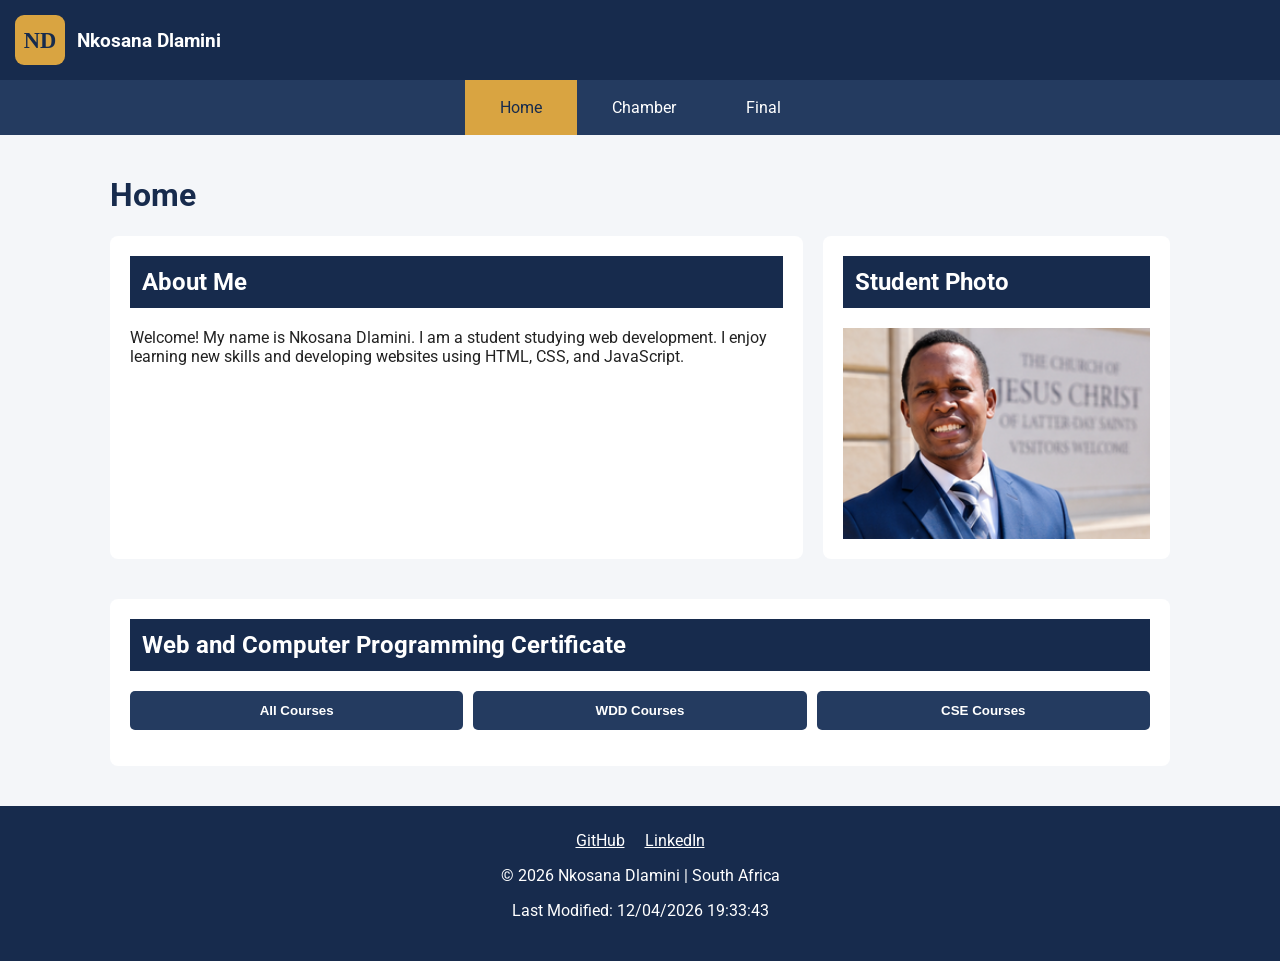
<file: index.html>
<!DOCTYPE html>
<html lang="en">
<head>
    <meta charset="UTF-8">
    <meta name="viewport" content="width=device-width, initial-scale=1.0">

    <meta name="description" content="Nkosana Dlamini's WDD 231 homepage featuring personal information, web development courses, and learning progress.">

    <meta name="author" content="Nkosana Dlamini">

    <title>WDD 231 Home - Nkosana Dlamini</title>

    <link rel="preconnect" href="https://fonts.googleapis.com">
    <link rel="preconnect" href="https://fonts.gstatic.com" crossorigin>
    <link href="https://fonts.googleapis.com/css2?family=Roboto:wght@400;500;700&display=swap" rel="stylesheet">

    <link rel="stylesheet" href="styles/small.css">
    <link rel="stylesheet" href="styles/larger.css">

    <script src="scripts/navigation.js" defer></script>
    <script src="scripts/date.js" defer></script>
    <script src="scripts/courses.js" defer></script>
</head>

<body>
    <header>
        <img src="images/logo.svg" alt="Site logo" width="50" height="50">
        <span>Nkosana Dlamini</span>
        <button id="menu" aria-label="Open navigation menu"
            aria-expanded="false" aria-controls="nav-menu">☰</button>
    </header>

    <nav>
        <ul id="nav-menu">
            <li><a href="index.html" class="active" aria-current="page">Home</a></li>
            <li><a href="chamber/index.html">Chamber</a></li>
            <li><a href="final/index.html">Final</a></li>
        </ul>
    </nav>

    <main>
        <h1>Home</h1>

        <div class="content-grid">
            <section class="about">
                <h2>About Me</h2>
                <p>
                    Welcome! My name is Nkosana Dlamini.
                    I am a student studying web development.
                    I enjoy learning new skills and developing
                    websites using HTML, CSS, and JavaScript.
                </p>
            </section>

            <section class="photo">
                <h2>Student Photo</h2>
                <img src="images/nkosana.png"
                    alt="Nkosana Dlamini"
                    loading="lazy">
            </section>

            <section class="certificate">
                <h2>Web and Computer Programming Certificate</h2>

                <div class="course-filters">
                    <button id="all-courses">All Courses</button>
                    <button id="wdd-courses">WDD Courses</button>
                    <button id="cse-courses">CSE Courses</button>
                </div>

                <p id="credit-total" aria-live="polite"></p>

                <div id="course-container" class="course-grid"></div>
            </section>
        </div>
    </main>

    <footer>
        <div class="social-links">
            <a href="https://github.com/nkosana101" target="_blank" rel="noopener noreferrer">GitHub</a>
            <a href="https://www.linkedin.com/in/nkosana-dlamini-7288a667/" target="_blank" rel="noopener noreferrer">LinkedIn</a>
        </div>

        <p>&copy; <span id="currentyear"></span> Nkosana Dlamini | South Africa</p>

        <p>Last Modified: <span id="lastModified"></span></p>
    </footer>
</body>
</html>
</file>
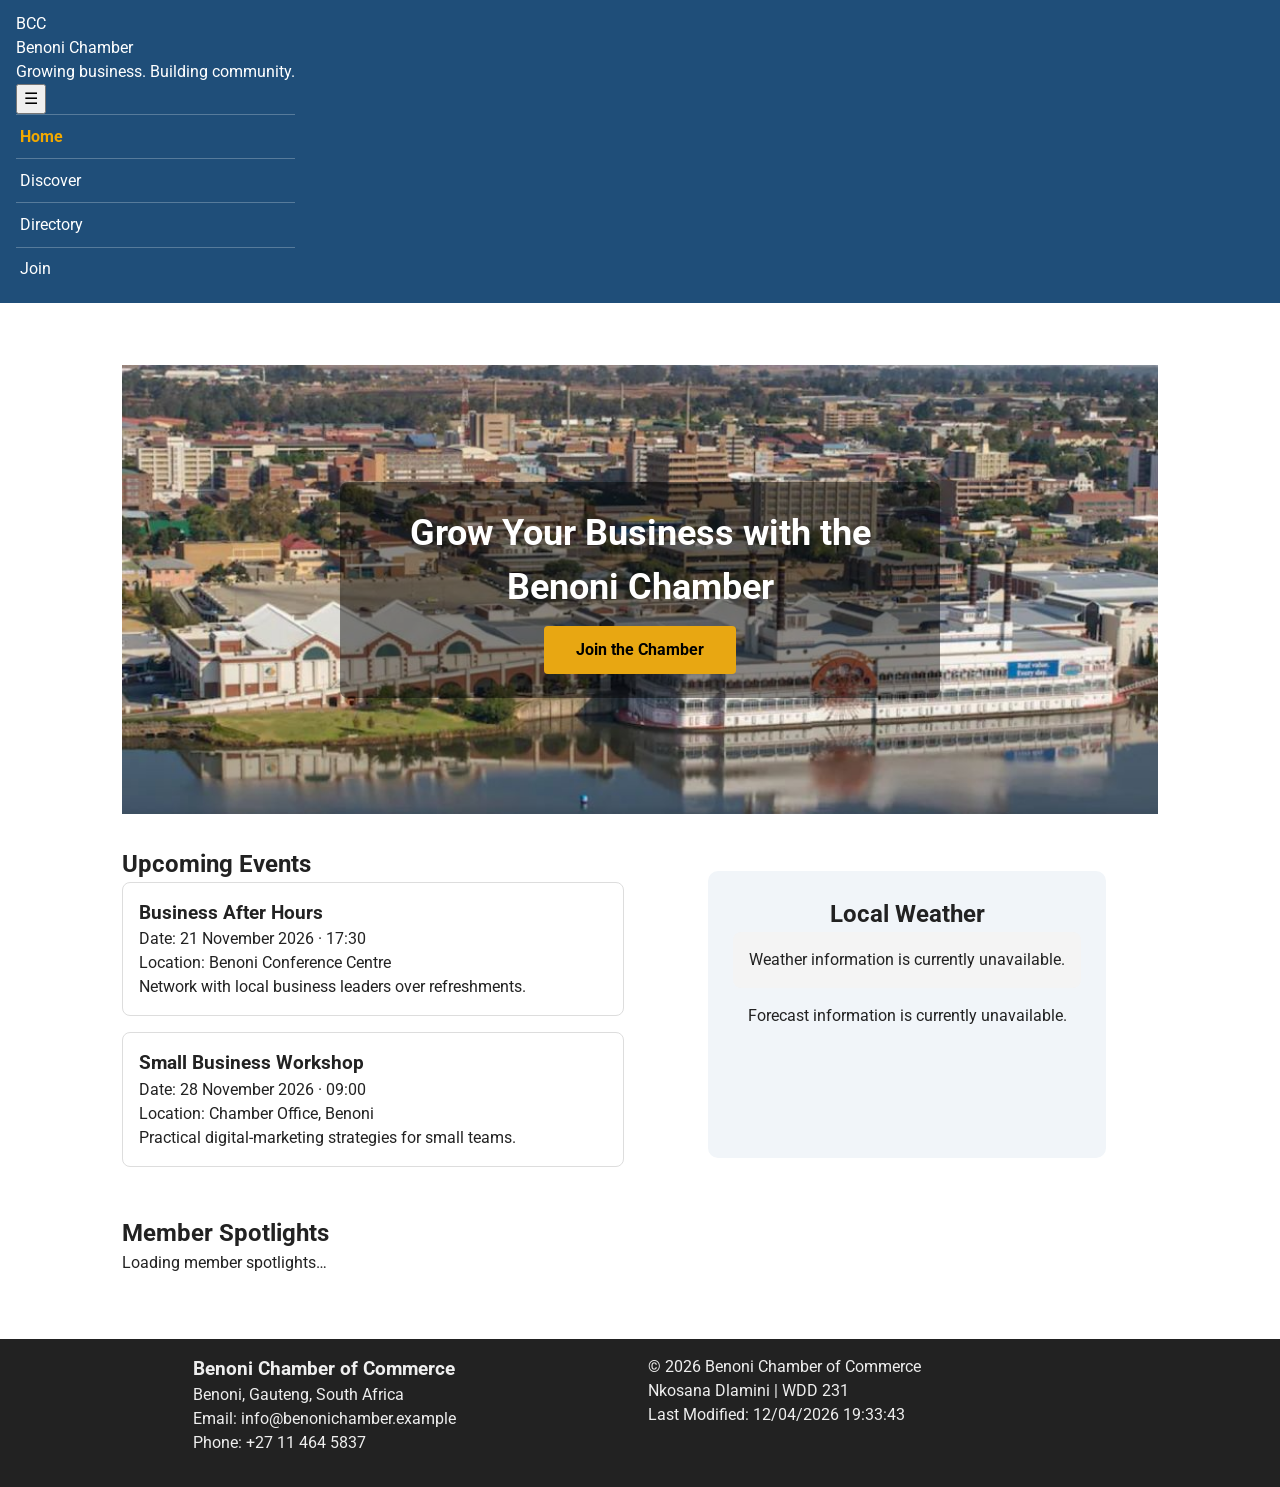
<file: chamber/index.html>
<!DOCTYPE html>
<html lang="en-ZA">
<head>
    <meta charset="UTF-8">
    <meta name="viewport" content="width=device-width, initial-scale=1.0">

    <meta name="description" content="Welcome to the Benoni Chamber of Commerce — connecting local businesses, events and opportunities in Benoni, South Africa.">
    <meta name="author" content="Nkosana Dlamini">
    <meta name="theme-color" content="#1f3c66">

    <title>Home | Benoni Chamber of Commerce</title>

    <link rel="icon" href="images/favicon.png">
    <link rel="preconnect" href="https://fonts.googleapis.com">
    <link rel="preconnect" href="https://fonts.gstatic.com" crossorigin>
    <link href="https://fonts.googleapis.com/css2?family=Roboto:wght@300;400;700&display=swap" rel="stylesheet">


    <meta property="og:title" content="Benoni Chamber of Commerce - Home">
    <meta property="og:description" content="Growing business. Building community. Discover events, weather and member spotlights from the Benoni Chamber of Commerce.">
    <meta property="og:image" content="https://nkosana101.github.io/wdd231/chamber/images/og-banner.jpg">
    <meta property="og:image:alt" content="Benoni Chamber of Commerce logo">
    <meta property="og:url" content="https://nkosana101.github.io/wdd231/chamber/index.html">
    <meta property="og:type" content="website">

    <link rel="stylesheet" href="styles/normalize.css">
    <link rel="stylesheet" href="styles/small.css">
    <link rel="stylesheet" href="styles/larger.css">

    
    <script src="scripts/common.js" defer></script>
    <script src="scripts/weather.js" defer></script>
    <script src="scripts/spotlights.js" defer></script>
</head>

<body>


    <a class="skip-link" href="#main">Skip to main content</a>

    <header>
        <div class="header-content">
            <div class="logo">
                <span class="logo-text">BCC</span>
                <div>
                    <p class="brand-title">Benoni Chamber</p>
                    <p>Growing business. Building community.</p>
                </div>
            </div>


            <button id="menu-button" aria-label="Open navigation menu"
                aria-expanded="false">☰</button>

            <nav id="navigation">
    
                <a href="index.html" class="active" aria-current="page">Home</a>
                <a href="discover.html">Discover</a>
                <a href="directory.html">Directory</a>
                <a href="join.html">Join</a>
            </nav>
        </div>
    </header>


    <main id="main">

        <section class="hero">
    
            <img src="images/hero-benoni.jpg"
                 alt="Business owners networking at a Benoni Chamber of Commerce event"
                 class="hero-img"
                 width="1600" height="700"
                 fetchpriority="high">
            <div class="hero-text">
                <h1>Grow Your Business with the Benoni Chamber</h1>
                <!-- CTA to the future join.html page -->
                <a href="join.html" class="cta-button">Join the Chamber</a>
            </div>
        </section>


        <section class="events">
            <h2>Upcoming Events</h2>


            <article class="event-card">
                <h3>Business After Hours</h3>
                <p>Date: 21 November 2026 · 17:30</p>
                <p>Location: Benoni Conference Centre</p>
                <p>Network with local business leaders over refreshments.</p>
            </article>


            <article class="event-card">
                <h3>Small Business Workshop</h3>
                <p>Date: 28 November 2026 · 09:00</p>
                <p>Location: Chamber Office, Benoni</p>
                <p>Practical digital-marketing strategies for small teams.</p>
            </article>

        </section>

        <section class="weather-section" id="weather-section">
            <h2>Local Weather</h2>

            <div id="current-weather" class="weather-current">
                <p class="weather-placeholder">Loading current weather…</p>
            </div>


            <div id="forecast" class="weather-forecast" aria-live="polite">
                <!-- 3-day forecast injected by weather.js -->
            </div>
        </section>


        <section class="spotlights" id="spotlights-section">
            <h2>Member Spotlights</h2>

            <div id="spotlight-container" class="spotlight-grid">
                <p>Loading member spotlights…</p>
            </div>
        </section>

    </main>


    <footer>
        <div class="footer-contact">
            <h3>Benoni Chamber of Commerce</h3>
            <p>Benoni, Gauteng, South Africa</p>
            <p>Email: info@benonichamber.example</p>
    
            <p>Phone: +27 11 464 5837</p>
        </div>

        <div class="footer-development">
            <p>&copy; <span id="current-year"></span> Benoni Chamber of Commerce</p>
            <p>Nkosana Dlamini | WDD 231</p>
            <p>Last Modified: <span id="last-modified"></span></p>
        </div>
    </footer>

</body>
</html>
</file>
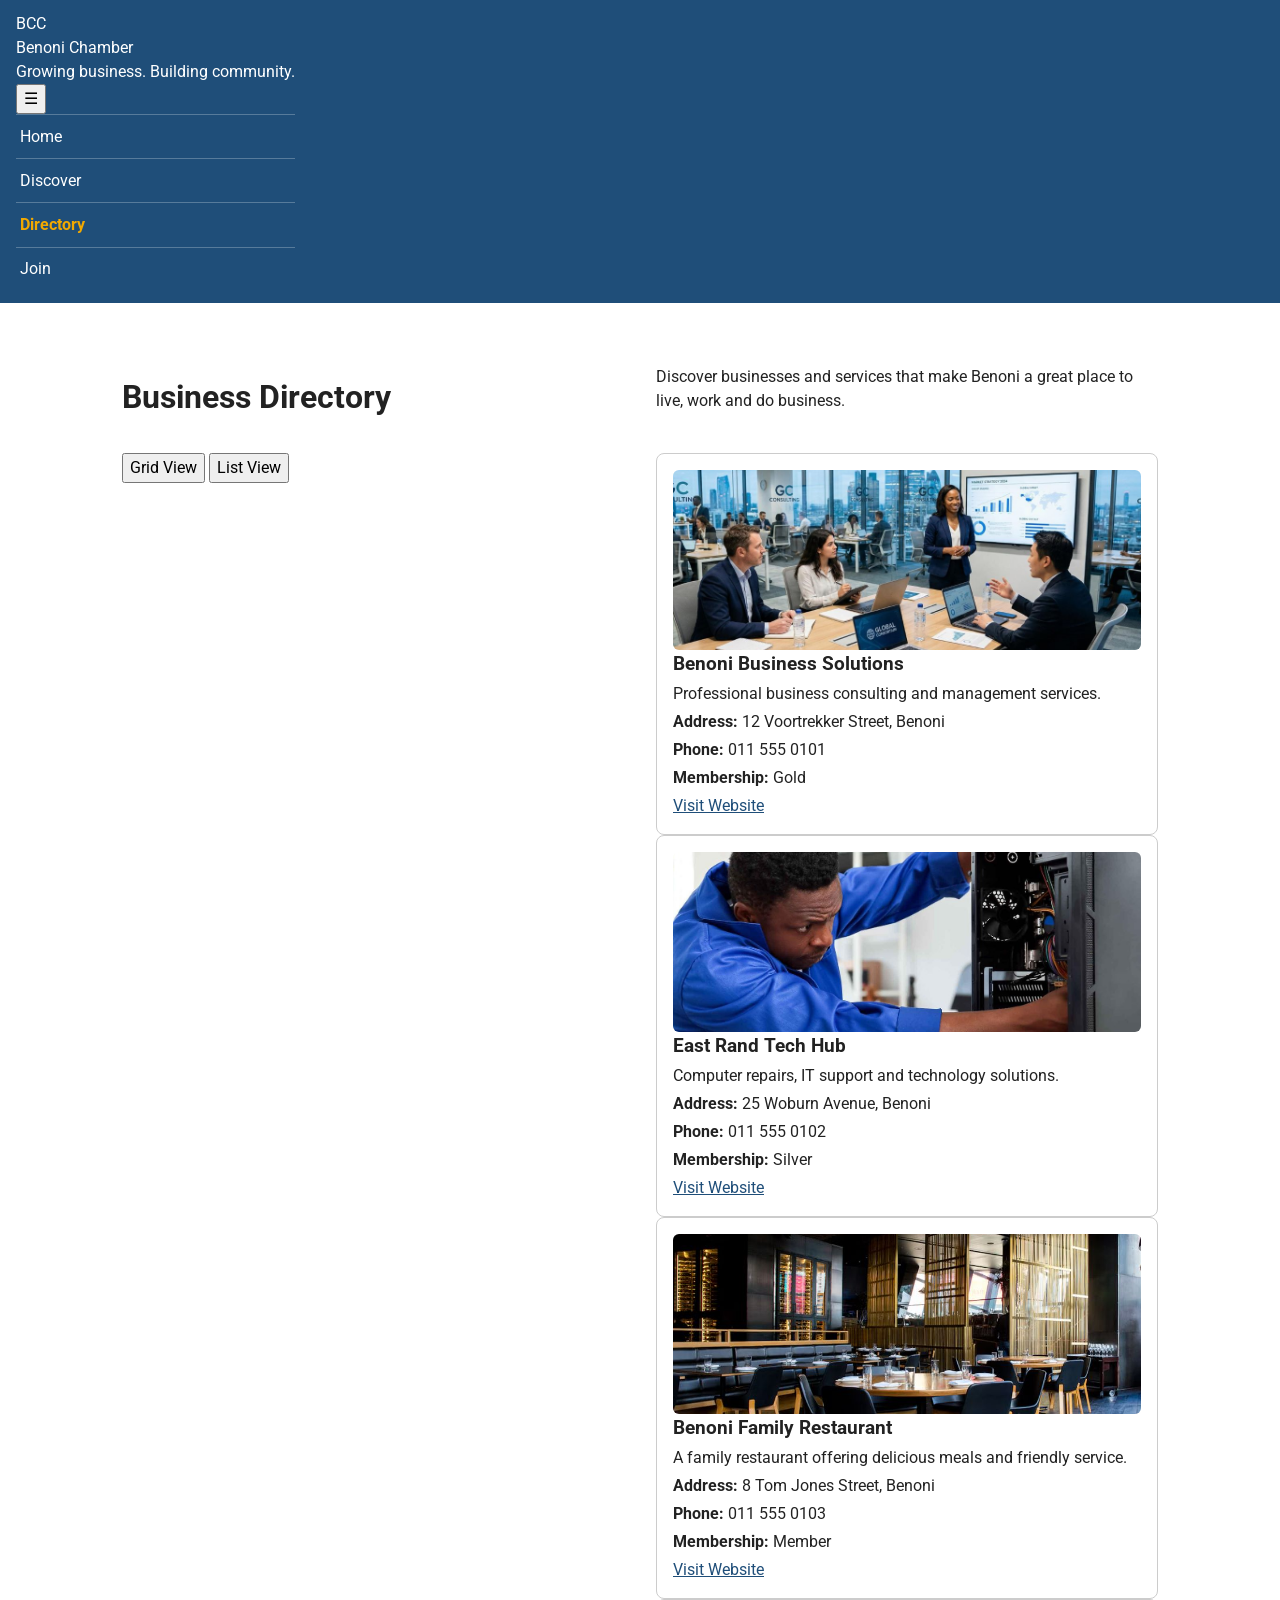
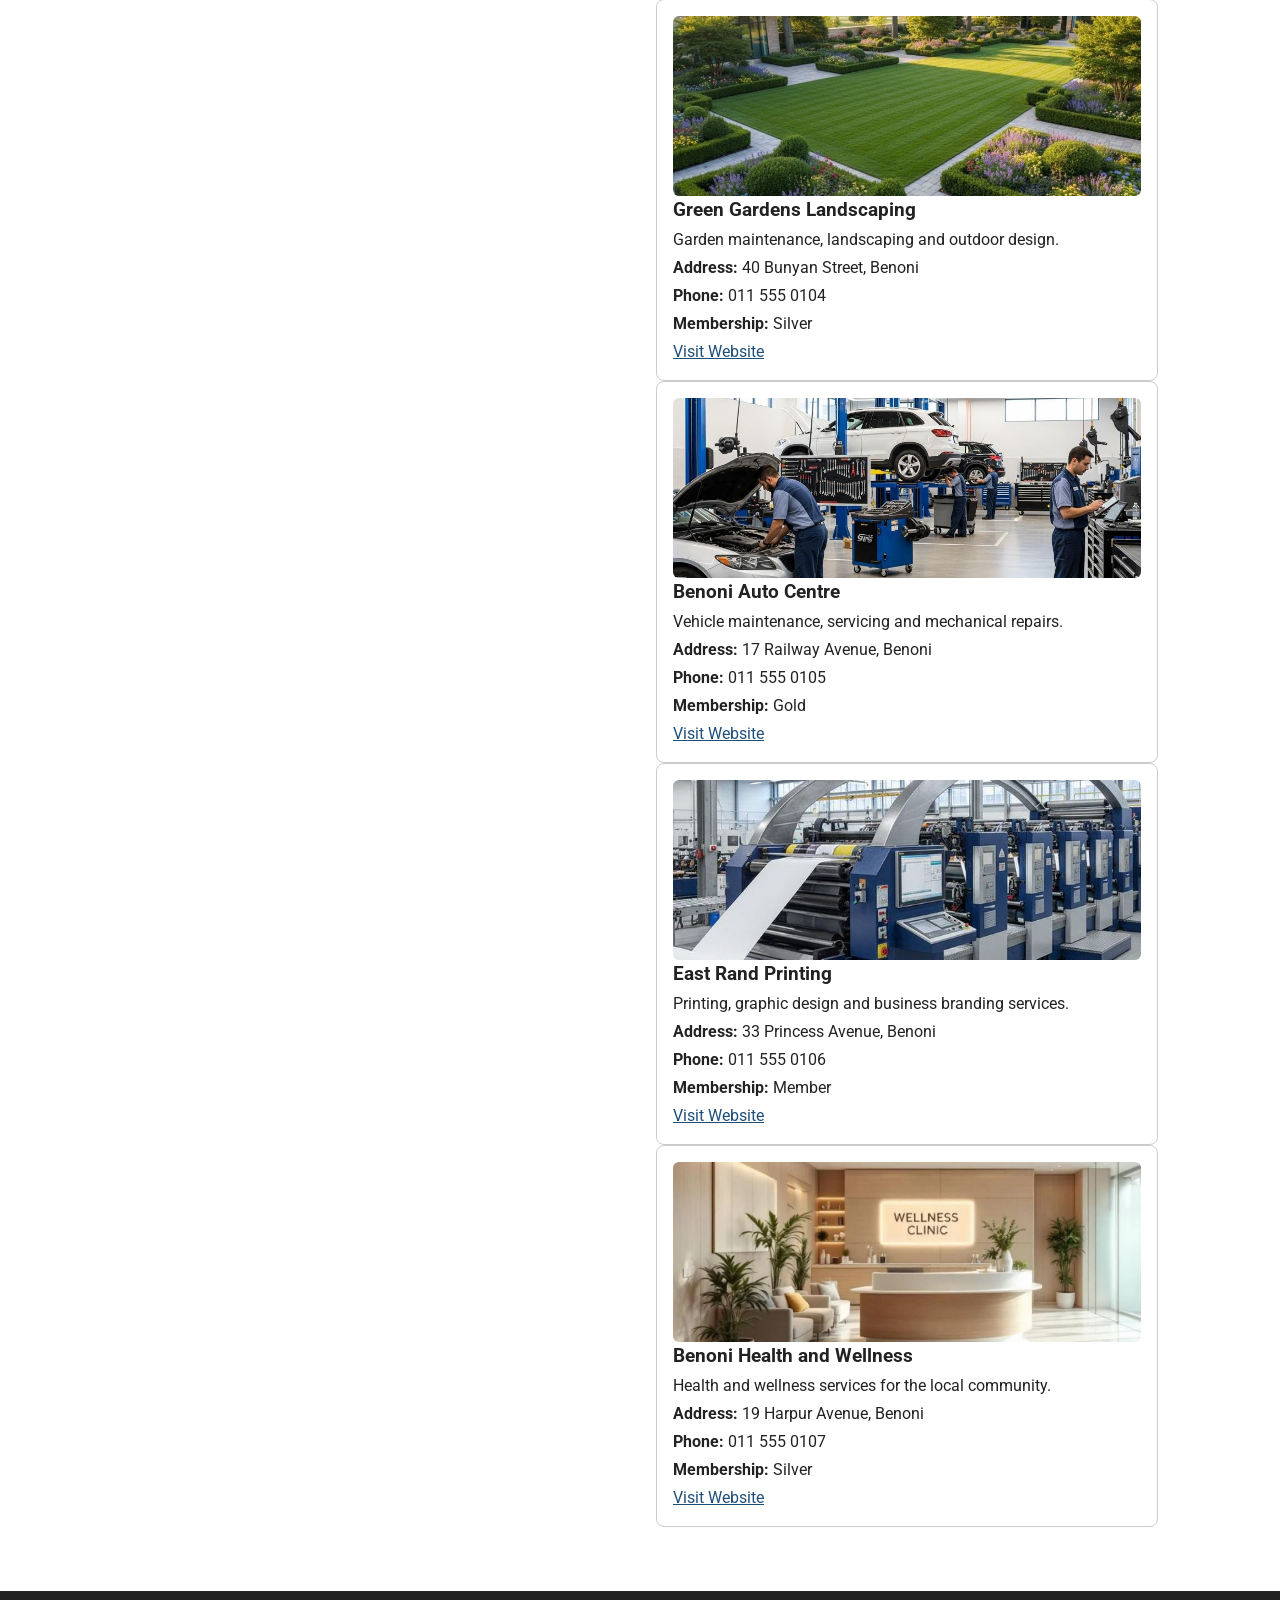
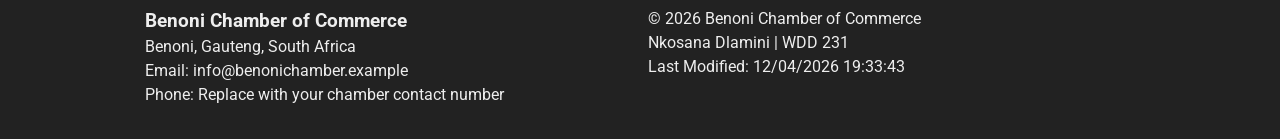
<file: chamber/directory.html>
<!DOCTYPE html>
<html lang="en-ZA">
<head>
    <meta charset="UTF-8">
    <meta name="viewport" content="width=device-width, initial-scale=1.0">

    <meta name="description" content="Explore the Benoni Chamber of Commerce business directory and discover local businesses, services and opportunities in Benoni, South Africa.">

    <meta name="author" content="Nkosana Dlamini">

    <title>Business Directory | Benoni Chamber of Commerce</title>

    <!-- Favicon -->
    <link rel="icon" href="images/favicon.png">
    <link rel="preconnect" href="https://fonts.googleapis.com">
    <link rel="preconnect" href="https://fonts.gstatic.com" crossorigin>
    <link href="https://fonts.googleapis.com/css2?family=Roboto:wght@300;400;700&display=swap" rel="stylesheet">

    <!-- Facebook Open Graph -->
    <meta property="og:title" content="Benoni Chamber of Commerce - Business Directory">
    <meta property="og:description" content="Discover local businesses and services in Benoni, South Africa.">
    <meta property="og:image" content="https://nkosana101.github.io/wdd231/chamber/images/logo.svg">
    <meta property="og:url" content="https://nkosana101.github.io/wdd231/chamber/directory.html">
    <meta property="og:type" content="website">

    <!-- CSS -->
    <link rel="stylesheet" href="styles/normalize.css">
    <link rel="stylesheet" href="styles/small.css">
    <link rel="stylesheet" href="styles/larger.css">

    <!-- JavaScript -->
    <script src="scripts/directory.js" defer></script>
</head>

<body>

    <header>
        <div class="header-content">
            <div class="logo">
                <span class="logo-text">BCC</span>
                <div>
                    <p class="brand-title">Benoni Chamber</p>
                    <p>Growing business. Building community.</p>
                </div>
            </div>

            <button id="menu-button" aria-label="Open navigation menu"
                aria-expanded="false">☰</button>

            <nav id="navigation">
                <a href="index.html">Home</a>
                <a href="discover.html">Discover</a>
                <a href="directory.html" class="active" aria-current="page">Directory</a>
                <a href="join.html">Join</a>
            </nav>
        </div>
    </header>

    <main>
        <h1 class="page-title">Business Directory</h1>

        <p class="intro">
            Discover businesses and services that make Benoni a great
            place to live, work and do business.
        </p>

        <div class="view-buttons">
            <button id="grid-button" class="active">Grid View</button>
            <button id="list-button">List View</button>
        </div>

        <section id="members" class="member-grid" aria-label="Chamber members">
            <p>Loading business members...</p>
        </section>
    </main>

    <footer>
        <div class="footer-contact">
            <h3>Benoni Chamber of Commerce</h3>
            <p>Benoni, Gauteng, South Africa</p>
            <p>Email: info@benonichamber.example</p>
            <p>Phone: Replace with your chamber contact number</p>
        </div>

        <div class="footer-development">
            <p>&copy; <span id="current-year"></span> Benoni Chamber of Commerce</p>
            <p>Nkosana Dlamini | WDD 231</p>
            <p>Last Modified: <span id="last-modified"></span></p>
        </div>
    </footer>

</body>
</html>
</file>
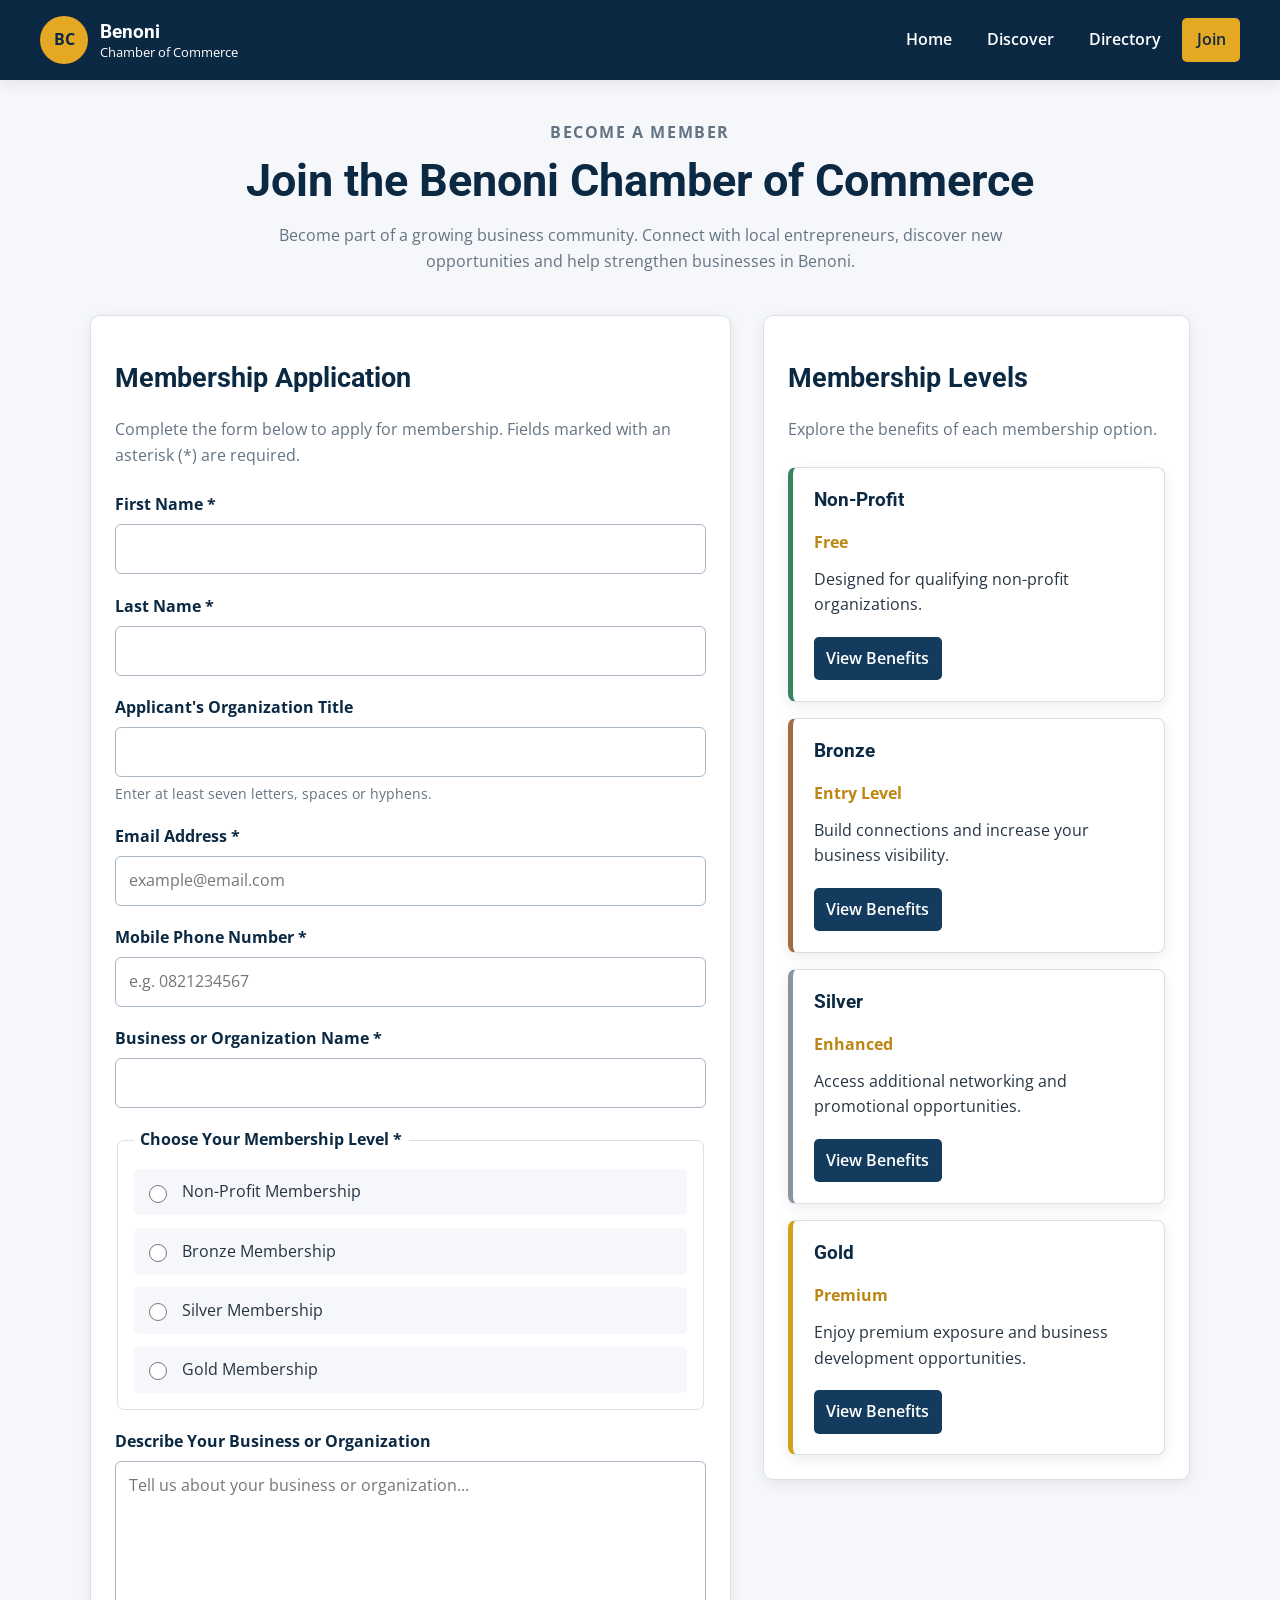
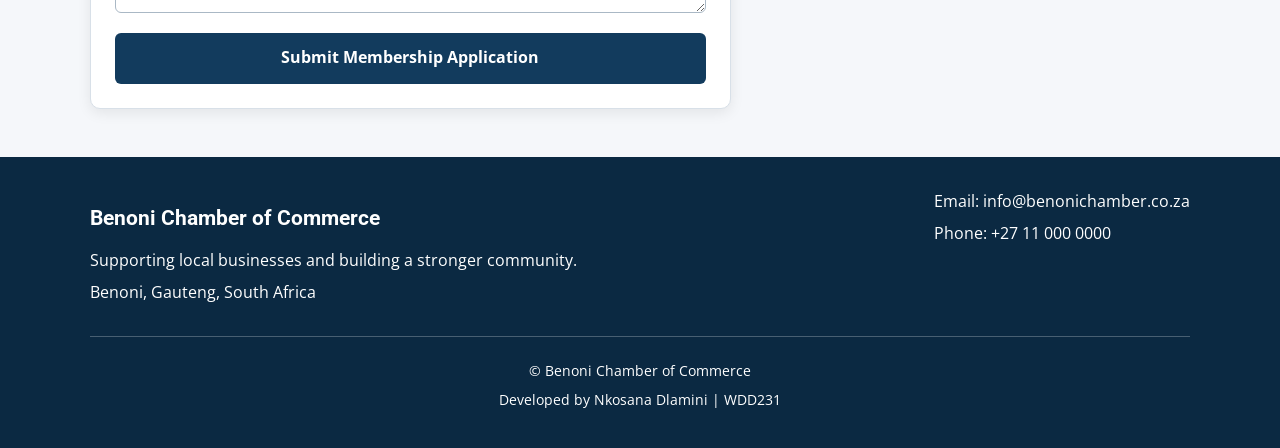
<file: chamber/join.html>
<!DOCTYPE html>
<html lang="en">
<head>
  <meta charset="UTF-8">
  <meta name="viewport" content="width=device-width, initial-scale=1.0">

  <title>Join | Benoni Chamber of Commerce</title>

  <meta name="description" content="Join the Benoni Chamber of Commerce and connect with local businesses, networking opportunities, training and business development benefits.">
  <meta name="author" content="Nkosana Dlamini">

  <link rel="icon" href="images/favicon.png" type="image/png">

  <!-- Open Graph metadata -->
  <meta property="og:title" content="Join | Benoni Chamber of Commerce">
  <meta property="og:description" content="Become a member of the Benoni Chamber of Commerce and grow your business through networking, training and community opportunities.">
  <meta property="og:image" content="https://nkosana101.github.io/wdd231/chamber/images/og-banner.jpg">
  <meta property="og:url" content="https://nkosana101.github.io/wdd231/chamber/join.html">
  <meta property="og:type" content="website">

  <!-- Google Fonts -->
  <link rel="preconnect" href="https://fonts.googleapis.com">
  <link rel="preconnect" href="https://fonts.gstatic.com" crossorigin>
  <link href="https://fonts.googleapis.com/css2?family=Open+Sans:wght@400;500;600;700&family=Roboto:wght@400;500;700&display=swap" rel="stylesheet">

  <!-- CSS files -->
  <link rel="stylesheet" href="styles/base.css">
  <link rel="stylesheet" href="styles/join.css">

  <!-- JavaScript -->
  <script src="scripts/join.js" defer></script>
</head>

<body>
  <a class="skip-link" href="#main-content">Skip to main content</a>

  <header class="site-header">
    <div class="header-inner">
      <a class="brand" href="index.html" aria-label="Benoni Chamber of Commerce home">
        <span class="brand-icon" aria-hidden="true">BC</span>
        <span class="brand-name">
          <strong>Benoni</strong>
          <small>Chamber of Commerce</small>
        </span>
      </a>

      <nav class="main-nav" aria-label="Main navigation">
        <a href="index.html">Home</a>
        <a href="discover.html">Discover</a>
        <a href="directory.html">Directory</a>
        <a href="join.html" class="active" aria-current="page">Join</a>
      </nav>
    </div>
  </header>

  <main id="main-content" class="wrap">
    <section class="page-intro">
      <p class="eyebrow">Become a member</p>
      <h1>Join the Benoni Chamber of Commerce</h1>
      <p>
        Become part of a growing business community. Connect with local
        entrepreneurs, discover new opportunities and help strengthen
        businesses in Benoni.
      </p>
    </section>

    <div class="join-layout">

      <!-- Membership application form -->
      <section class="application-section" aria-labelledby="form-heading">
        <h2 id="form-heading">Membership Application</h2>
        <p class="section-description">
          Complete the form below to apply for membership.
          Fields marked with an asterisk (*) are required.
        </p>

        <form method="get" action="thankyou.html" class="join-form">

          <div class="form-group">
            <label for="firstName">First Name *</label>
            <input
              type="text"
              id="firstName"
              name="firstName"
              autocomplete="given-name"
              title="Enter your first name."
              required>
          </div>

          <div class="form-group">
            <label for="lastName">Last Name *</label>
            <input
              type="text"
              id="lastName"
              name="lastName"
              autocomplete="family-name"
              title="Enter your last name."
              required>
          </div>

          <div class="form-group">
            <label for="orgTitle">Applicant's Organization Title</label>
            <input
              type="text"
              id="orgTitle"
              name="orgTitle"
              autocomplete="organization-title"
              pattern="[A-Za-z -]{7,}"
              title="Enter at least seven letters, spaces or hyphens.">
            <small>Enter at least seven letters, spaces or hyphens.</small>
          </div>

          <div class="form-group">
            <label for="email">Email Address *</label>
            <input
              type="email"
              id="email"
              name="email"
              placeholder="example@email.com"
              autocomplete="email"
              title="Enter a valid email address."
              required>
          </div>

          <div class="form-group">
            <label for="phone">Mobile Phone Number *</label>
            <input
              type="tel"
              id="phone"
              name="phone"
              autocomplete="tel"
              placeholder="e.g. 0821234567"
              title="Enter your telephone number."
              required>
          </div>

          <div class="form-group">
            <label for="organization">Business or Organization Name *</label>
            <input
              type="text"
              id="organization"
              name="organization"
              autocomplete="organization"
              title="Enter your business or organization name."
              required>
          </div>

          <fieldset class="membership-options">
            <legend>Choose Your Membership Level *</legend>

            <label class="radio-option" for="level-np">
              <input
                type="radio"
                id="level-np"
                name="membershipLevel"
                value="np"
                required>
              <span>Non-Profit Membership</span>
            </label>

            <label class="radio-option" for="level-bronze">
              <input
                type="radio"
                id="level-bronze"
                name="membershipLevel"
                value="bronze">
              <span>Bronze Membership</span>
            </label>

            <label class="radio-option" for="level-silver">
              <input
                type="radio"
                id="level-silver"
                name="membershipLevel"
                value="silver">
              <span>Silver Membership</span>
            </label>

            <label class="radio-option" for="level-gold">
              <input
                type="radio"
                id="level-gold"
                name="membershipLevel"
                value="gold">
              <span>Gold Membership</span>
            </label>
          </fieldset>

          <div class="form-group">
            <label for="description">Describe Your Business or Organization</label>
            <textarea
              id="description"
              name="description"
              rows="5"
              placeholder="Tell us about your business or organization..."></textarea>
          </div>

          <input
            type="hidden"
            id="timestamp"
            name="timestamp">

          <button type="submit" class="submit-button">
            Submit Membership Application
          </button>
        </form>
      </section>

      <!-- Membership level cards -->
      <aside class="membership-section" aria-labelledby="membership-heading">
        <h2 id="membership-heading">Membership Levels</h2>
        <p class="section-description">
          Explore the benefits of each membership option.
        </p>

        <div class="membership-cards">

          <article class="level-card np-card">
            <h3>Non-Profit</h3>
            <p class="price">Free</p>
            <p>Designed for qualifying non-profit organizations.</p>
            <a href="#modal-np" data-open-dialog="modal-np">
              View Benefits
            </a>
          </article>

          <article class="level-card bronze-card">
            <h3>Bronze</h3>
            <p class="price">Entry Level</p>
            <p>Build connections and increase your business visibility.</p>
            <a href="#modal-bronze" data-open-dialog="modal-bronze">
              View Benefits
            </a>
          </article>

          <article class="level-card silver-card">
            <h3>Silver</h3>
            <p class="price">Enhanced</p>
            <p>Access additional networking and promotional opportunities.</p>
            <a href="#modal-silver" data-open-dialog="modal-silver">
              View Benefits
            </a>
          </article>

          <article class="level-card gold-card">
            <h3>Gold</h3>
            <p class="price">Premium</p>
            <p>Enjoy premium exposure and business development opportunities.</p>
            <a href="#modal-gold" data-open-dialog="modal-gold">
              View Benefits
            </a>
          </article>

        </div>
      </aside>
    </div>

    <!-- Membership dialogs -->
    <dialog id="modal-np" class="membership-dialog">
      <div class="dialog-content">
        <h2>Non-Profit Membership</h2>
        <p>
          This membership is intended for qualifying non-profit
          organizations that want to connect with the local business community.
        </p>
        <ul>
          <li>Connect with local organizations.</li>
          <li>Participate in selected chamber activities.</li>
          <li>Build community partnerships.</li>
        </ul>
        <div class="dialog-actions">
          <button type="button" data-close-dialog>Close</button>
          <a href="#level-np" data-close-dialog>Choose This Level</a>
        </div>
      </div>
    </dialog>

    <dialog id="modal-bronze" class="membership-dialog">
      <div class="dialog-content">
        <h2>Bronze Membership</h2>
        <p>
          A starting point for businesses looking to become involved
          in the Benoni business community.
        </p>
        <ul>
          <li>Business directory listing.</li>
          <li>Networking opportunities.</li>
          <li>Access to selected chamber updates.</li>
        </ul>
        <div class="dialog-actions">
          <button type="button" data-close-dialog>Close</button>
          <a href="#level-bronze" data-close-dialog>Choose This Level</a>
        </div>
      </div>
    </dialog>

    <dialog id="modal-silver" class="membership-dialog">
      <div class="dialog-content">
        <h2>Silver Membership</h2>
        <p>
          For businesses looking for greater visibility and more
          opportunities to connect with potential customers.
        </p>
        <ul>
          <li>All Bronze membership benefits.</li>
          <li>Enhanced promotional opportunities.</li>
          <li>Priority consideration for selected events.</li>
        </ul>
        <div class="dialog-actions">
          <button type="button" data-close-dialog>Close</button>
          <a href="#level-silver" data-close-dialog>Choose This Level</a>
        </div>
      </div>
    </dialog>

    <dialog id="modal-gold" class="membership-dialog">
      <div class="dialog-content">
        <h2>Gold Membership</h2>
        <p>
          Our premium membership option for businesses seeking
          increased exposure and stronger community connections.
        </p>
        <ul>
          <li>All Silver membership benefits.</li>
          <li>Premium promotional opportunities.</li>
          <li>Featured business spotlight opportunities.</li>
        </ul>
        <div class="dialog-actions">
          <button type="button" data-close-dialog>Close</button>
          <a href="#level-gold" data-close-dialog>Choose This Level</a>
        </div>
      </div>
    </dialog>
  </main>

  <footer class="site-footer">
    <div class="footer-inner">
      <div>
        <h2>Benoni Chamber of Commerce</h2>
        <p>Supporting local businesses and building a stronger community.</p>
        <p>Benoni, Gauteng, South Africa</p>
      </div>

      <div class="footer-contact">
        <p>Email: info@benonichamber.co.za</p>
        <p>Phone: +27 11 000 0000</p>
      </div>
    </div>

    <div class="footer-bottom">
      <p>&copy; <span id="currentyear"></span> Benoni Chamber of Commerce</p>
      <p>Developed by Nkosana Dlamini | WDD231</p>
      <p id="lastModified"></p>
    </div>
  </footer>
</body>
</html>
</file>
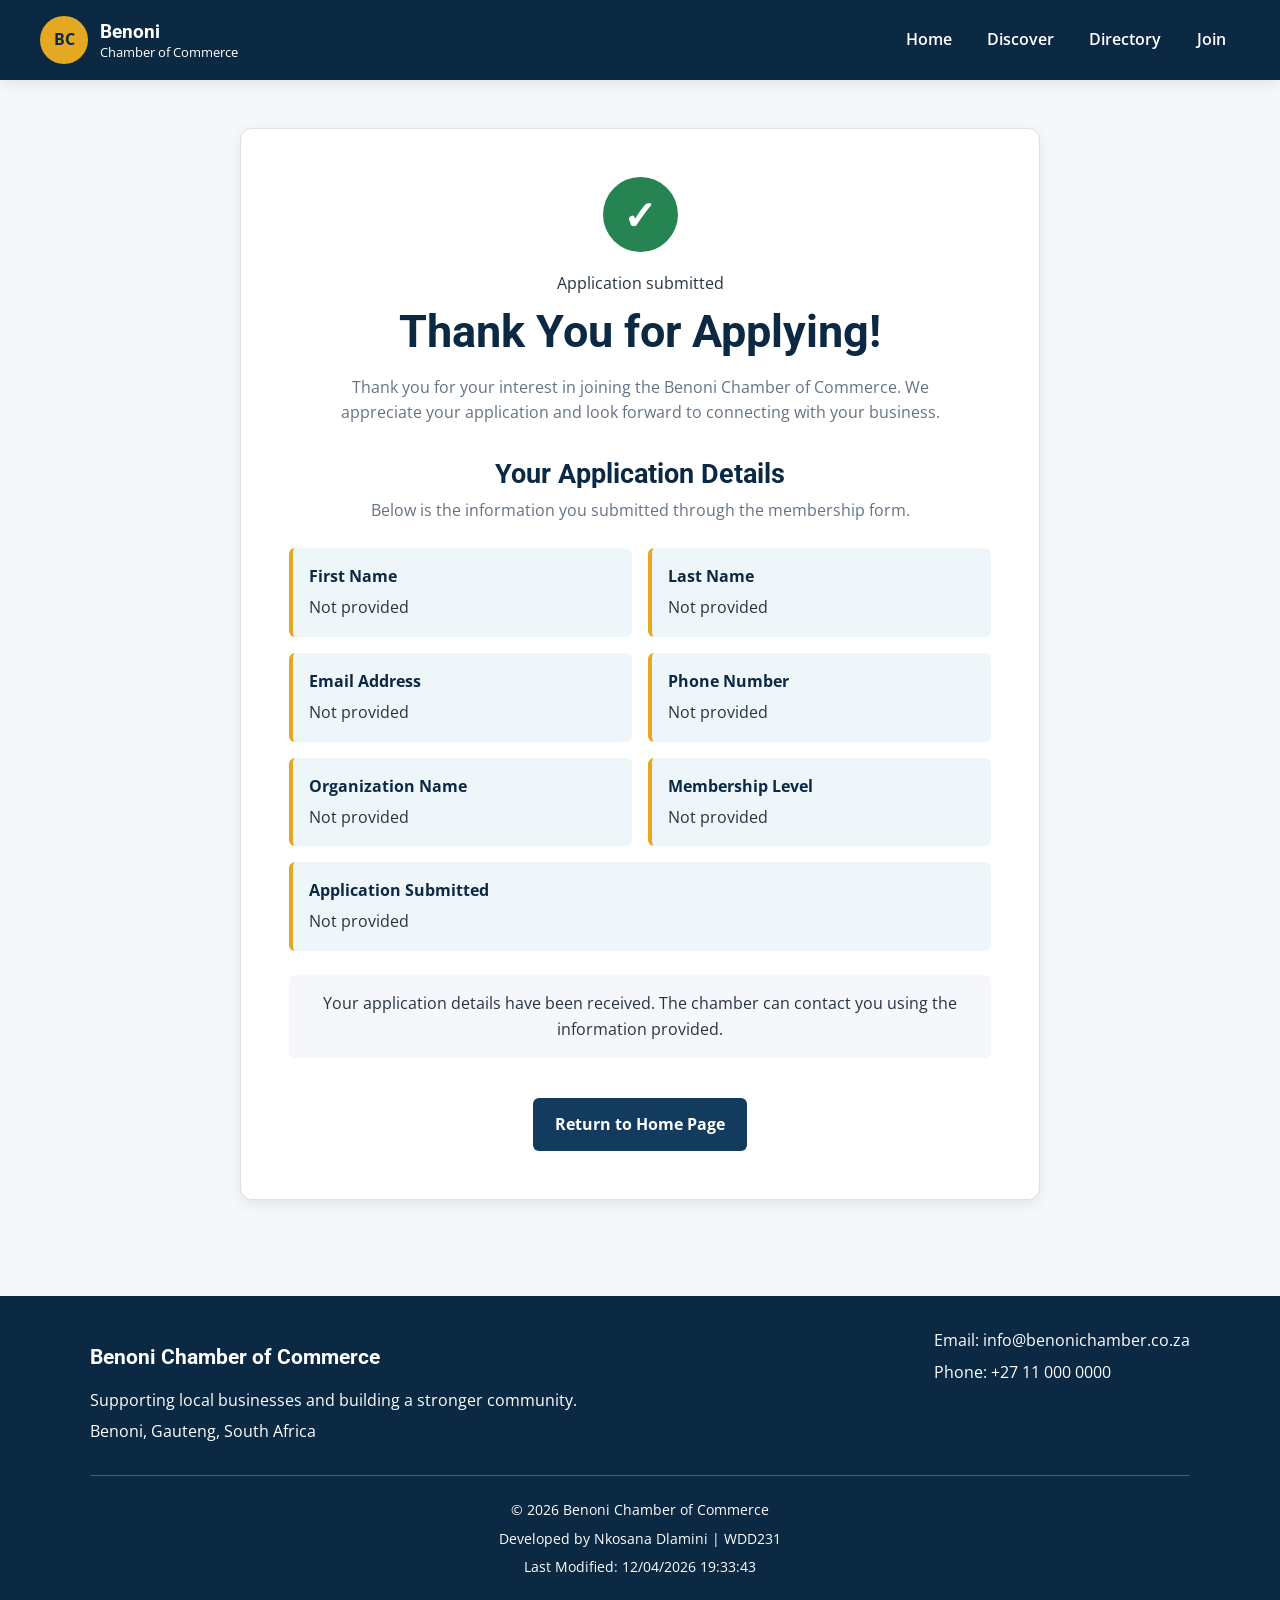
<file: chamber/thankyou.html>
<!DOCTYPE html>
<html lang="en">
<head>
  <meta charset="UTF-8">
  <meta name="viewport" content="width=device-width, initial-scale=1.0">

  <title>Application Received | Benoni Chamber of Commerce</title>

  <meta name="description" content="Your Benoni Chamber of Commerce membership application has been received. Review your submitted application details.">
  <meta name="author" content="Nkosana Dlamini">

  <link rel="icon" href="images/favicon.png" type="image/png">

  <!-- Open Graph metadata -->
  <meta property="og:title" content="Application Received | Benoni Chamber of Commerce">
  <meta property="og:description" content="Thank you for applying to join the Benoni Chamber of Commerce.">
  <meta property="og:image" content="https://nkosana101.github.io/wdd231/chamber/images/og-banner.jpg">
  <meta property="og:url" content="https://nkosana101.github.io/wdd231/chamber/thankyou.html">
  <meta property="og:type" content="website">

  <!-- Google Fonts -->
  <link rel="preconnect" href="https://fonts.googleapis.com">
  <link rel="preconnect" href="https://fonts.gstatic.com" crossorigin>
  <link href="https://fonts.googleapis.com/css2?family=Open+Sans:wght@400;500;600;700&family=Roboto:wght@400;500;700&display=swap" rel="stylesheet">

  <!-- CSS -->
  <link rel="stylesheet" href="styles/base.css">
  <link rel="stylesheet" href="styles/thankyou.css">

  <!-- JavaScript -->
  <script src="scripts/thankyou.js" defer></script>
</head>

<body>
  <a class="skip-link" href="#main-content">Skip to main content</a>

  <header class="site-header">
    <div class="header-inner">
      <a class="brand" href="index.html" aria-label="Benoni Chamber of Commerce home">
        <span class="brand-icon" aria-hidden="true">BC</span>
        <span class="brand-name">
          <strong>Benoni</strong>
          <small>Chamber of Commerce</small>
        </span>
      </a>

      <nav class="main-nav" aria-label="Main navigation">
        <a href="index.html">Home</a>
        <a href="discover.html">Discover</a>
        <a href="directory.html">Directory</a>
        <a href="join.html">Join</a>
      </nav>
    </div>
  </header>

  <main id="main-content" class="wrap thankyou-main">

    <section class="confirmation-card">
      <div class="success-icon" aria-hidden="true">✓</div>

      <p class="eyebrow">Application submitted</p>

      <h1>Thank You for Applying!</h1>

      <p class="confirmation-message">
        Thank you for your interest in joining the Benoni Chamber of Commerce.
        We appreciate your application and look forward to connecting with
        your business.
      </p>

      <h2>Your Application Details</h2>

      <p class="details-intro">
        Below is the information you submitted through the membership form.
      </p>

      <dl class="application-details">

        <div>
          <dt>First Name</dt>
          <dd id="firstName">Loading...</dd>
        </div>

        <div>
          <dt>Last Name</dt>
          <dd id="lastName">Loading...</dd>
        </div>

        <div>
          <dt>Email Address</dt>
          <dd id="email">Loading...</dd>
        </div>

        <div>
          <dt>Phone Number</dt>
          <dd id="phone">Loading...</dd>
        </div>

        <div>
          <dt>Organization Name</dt>
          <dd id="organization">Loading...</dd>
        </div>

        <div>
          <dt>Membership Level</dt>
          <dd id="membershipLevel">Loading...</dd>
        </div>

        <div class="timestamp-detail">
          <dt>Application Submitted</dt>
          <dd id="timestamp">Loading...</dd>
        </div>

      </dl>

      <p class="next-step">
        Your application details have been received. The chamber can contact
        you using the information provided.
      </p>

      <a href="index.html" class="home-button">Return to Home Page</a>
    </section>

  </main>

  <footer class="site-footer">
    <div class="footer-inner">
      <div>
        <h2>Benoni Chamber of Commerce</h2>
        <p>Supporting local businesses and building a stronger community.</p>
        <p>Benoni, Gauteng, South Africa</p>
      </div>

      <div class="footer-contact">
        <p>Email: info@benonichamber.co.za</p>
        <p>Phone: +27 11 000 0000</p>
      </div>
    </div>

    <div class="footer-bottom">
      <p>&copy; <span id="currentyear"></span> Benoni Chamber of Commerce</p>
      <p>Developed by Nkosana Dlamini | WDD231</p>
      <p id="lastModified"></p>
    </div>
  </footer>
</body>
</html>
</file>
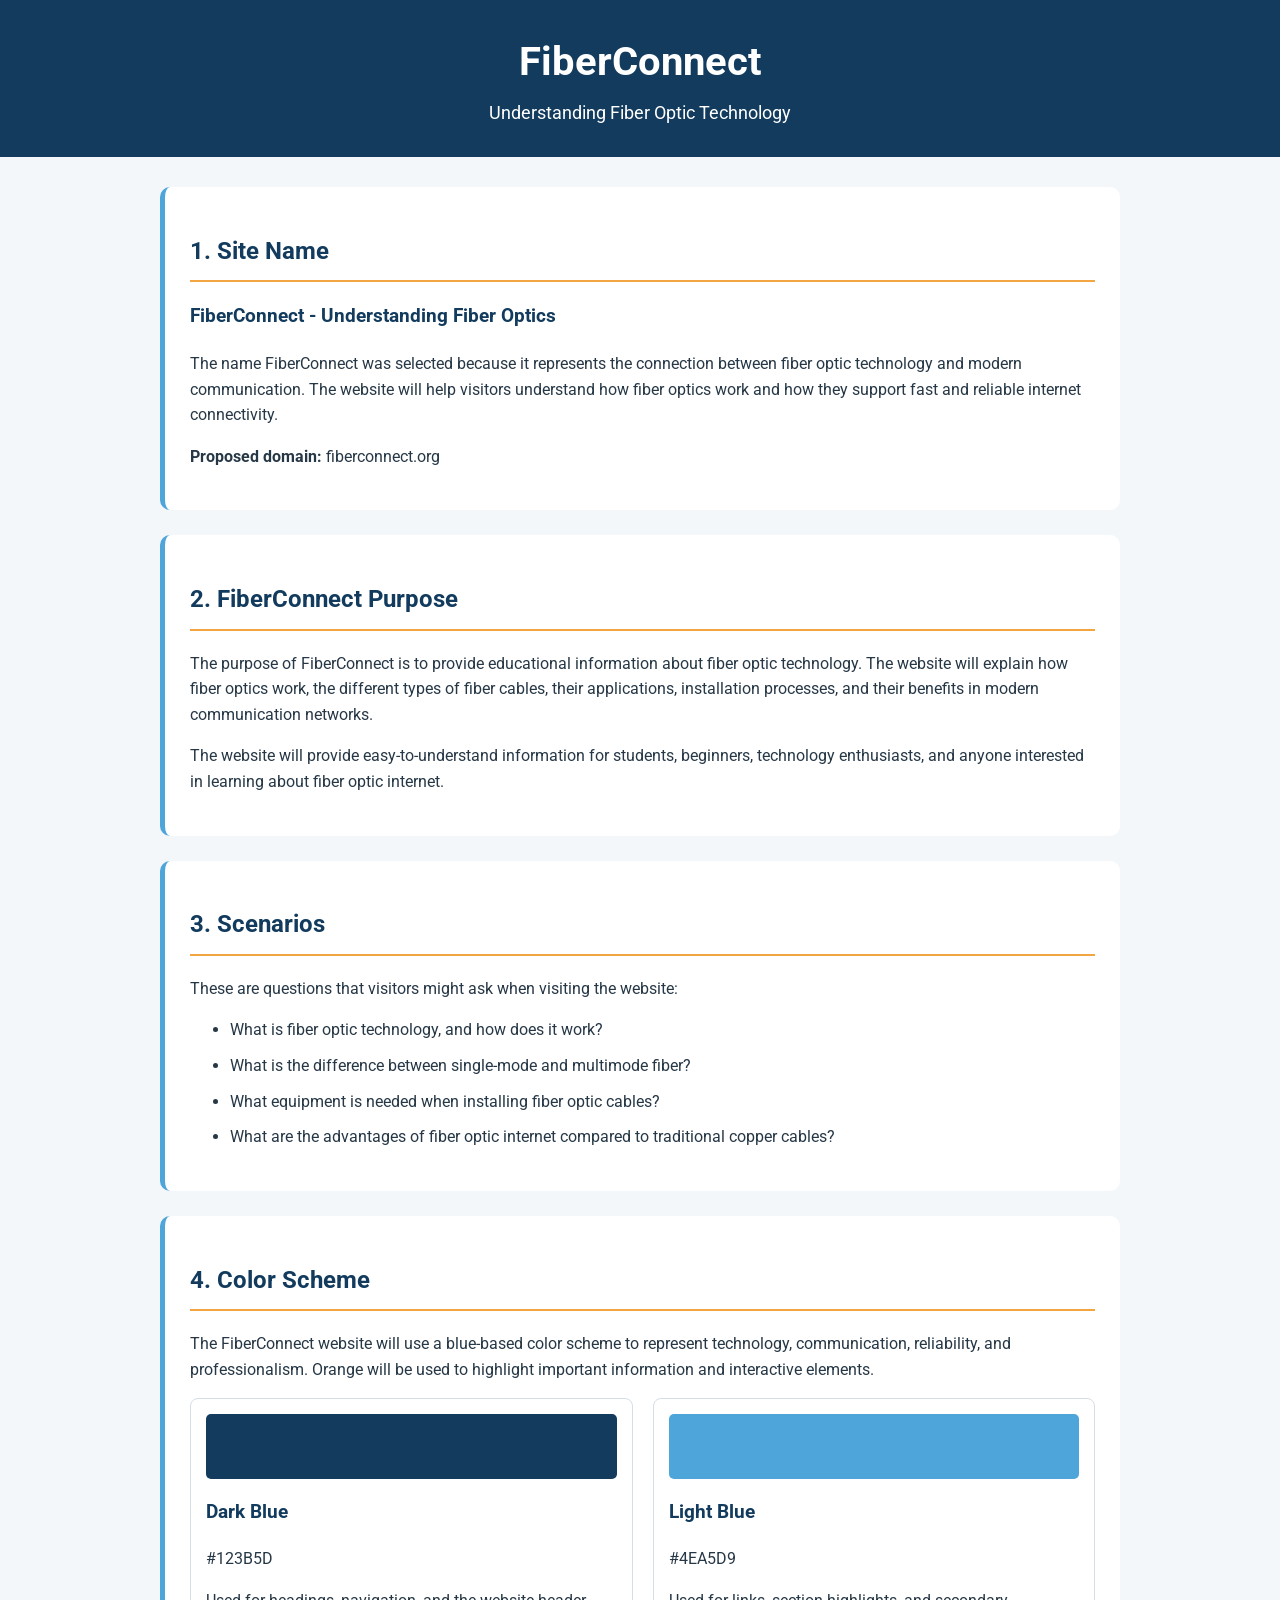
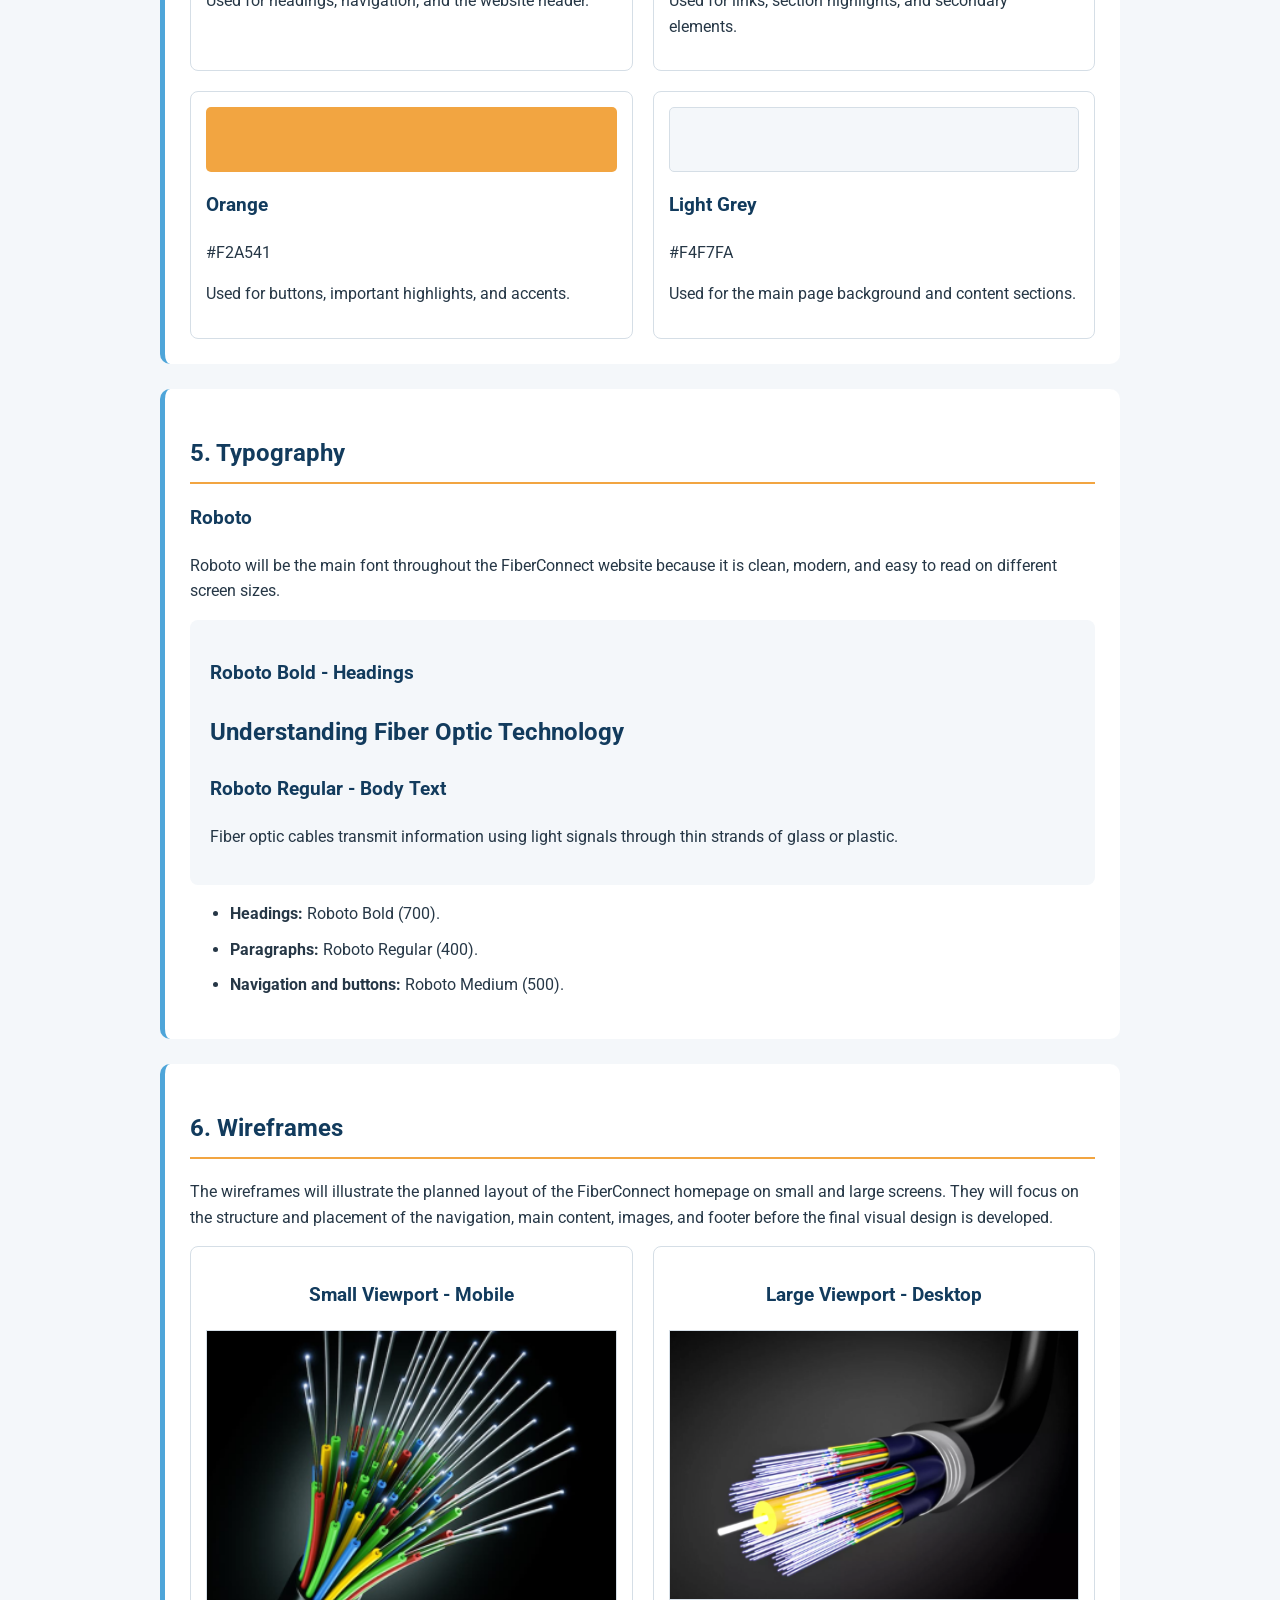
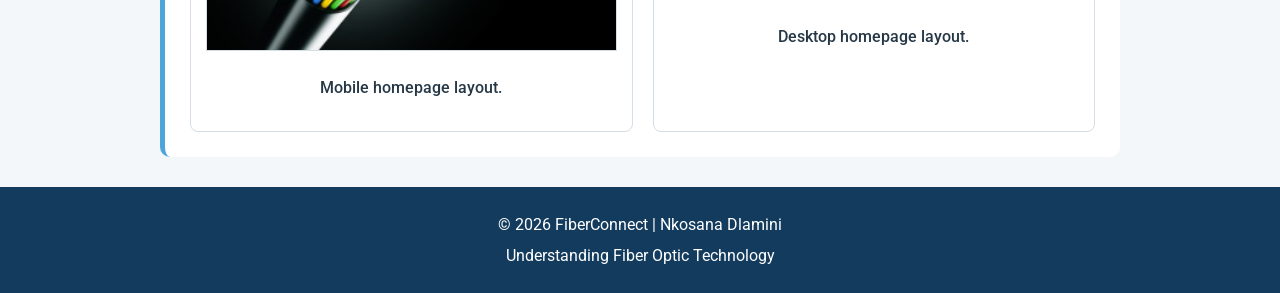
<file: fiberconnect/fiber.html>
<!DOCTYPE html>
<html lang="en">
<head>
    <meta charset="UTF-8">
    <meta name="viewport" content="width=device-width, initial-scale=1.0">

    <meta name="author" content="Nkosana Dlamini">
    <meta name="description" content="Explore the FiberConnect website plan, including its purpose, audience, scenarios, color scheme, typography, and responsive wireframes for an educational fiber optic technology website.">

    <meta property="og:title" content="FiberConnect - Website Plan">
    <meta property="og:description" content="Discover the planning and design of FiberConnect, an educational website about fiber optic technology.">
    <meta property="og:type" content="website">

    <title>FiberConnect | Website Plan</title>

    <link rel="stylesheet" href="styles/fiber.css">
    <link rel="preconnect" href="https://fonts.googleapis.com">
    <link rel="preconnect" href="https://fonts.gstatic.com" crossorigin>
    <link href="https://fonts.googleapis.com/css2?family=Roboto:wght@400;500;700&display=swap" rel="stylesheet">
</head>

<body>
    <header>
        <h1>FiberConnect</h1>
        <p>Understanding Fiber Optic Technology</p>
    </header>

    <main>
        <section>
            <h2>1. Site Name</h2>

            <h3>FiberConnect - Understanding Fiber Optics</h3>

            <p>
                The name FiberConnect was selected because it represents
                the connection between fiber optic technology and modern
                communication. The website will help visitors understand
                how fiber optics work and how they support fast and reliable
                internet connectivity.
            </p>

            <p><strong>Proposed domain:</strong> fiberconnect.org</p>
        </section>

        <section>
            <h2>2. FiberConnect Purpose</h2>

            <p>
                The purpose of FiberConnect is to provide educational
                information about fiber optic technology. The website
                will explain how fiber optics work, the different types
                of fiber cables, their applications, installation processes,
                and their benefits in modern communication networks.
            </p>

            <p>
                The website will provide easy-to-understand information
                for students, beginners, technology enthusiasts, and
                anyone interested in learning about fiber optic internet.
            </p>
        </section>

        <section>
            <h2>3. Scenarios</h2>

            <p>These are questions that visitors might ask when visiting the website:</p>

            <ul>
                <li>What is fiber optic technology, and how does it work?</li>
                <li>What is the difference between single-mode and multimode fiber?</li>
                <li>What equipment is needed when installing fiber optic cables?</li>
                <li>What are the advantages of fiber optic internet compared to traditional copper cables?</li>
            </ul>
        </section>

        <section>
            <h2>4. Color Scheme</h2>

            <p>
                The FiberConnect website will use a blue-based color scheme
                to represent technology, communication, reliability, and
                professionalism. Orange will be used to highlight important
                information and interactive elements.
            </p>

            <div class="color-list">
                <div class="color-item">
                    <div class="color-box primary"></div>
                    <h3>Dark Blue</h3>
                    <p>#123B5D</p>
                    <p>Used for headings, navigation, and the website header.</p>
                </div>

                <div class="color-item">
                    <div class="color-box secondary"></div>
                    <h3>Light Blue</h3>
                    <p>#4EA5D9</p>
                    <p>Used for links, section highlights, and secondary elements.</p>
                </div>

                <div class="color-item">
                    <div class="color-box accent"></div>
                    <h3>Orange</h3>
                    <p>#F2A541</p>
                    <p>Used for buttons, important highlights, and accents.</p>
                </div>

                <div class="color-item">
                    <div class="color-box background"></div>
                    <h3>Light Grey</h3>
                    <p>#F4F7FA</p>
                    <p>Used for the main page background and content sections.</p>
                </div>
            </div>
        </section>

        <section>
            <h2>5. Typography</h2>

            <h3>Roboto</h3>

            <p>
                Roboto will be the main font throughout the FiberConnect
                website because it is clean, modern, and easy to read
                on different screen sizes.
            </p>

            <div class="font-example">
                <h3>Roboto Bold - Headings</h3>
                <p class="heading-example">
                    Understanding Fiber Optic Technology
                </p>

                <h3>Roboto Regular - Body Text</h3>
                <p>
                    Fiber optic cables transmit information using light
                    signals through thin strands of glass or plastic.
                </p>
            </div>

            <ul>
                <li><strong>Headings:</strong> Roboto Bold (700).</li>
                <li><strong>Paragraphs:</strong> Roboto Regular (400).</li>
                <li><strong>Navigation and buttons:</strong> Roboto Medium (500).</li>
            </ul>
        </section>

        <section>
            <h2>6. Wireframes</h2>

            <p>
                The wireframes will illustrate the planned layout of the
                FiberConnect homepage on small and large screens. They
                will focus on the structure and placement of the navigation,
                main content, images, and footer before the final visual
                design is developed.
            </p>

            <div class="wireframe-container">
                <div class="wireframe">
                    <h3>Small Viewport - Mobile</h3>

                    <img
                        src="images/cable.png"
                        alt="Hand-drawn mobile wireframe of the FiberConnect homepage"
                        loading="lazy"
                    >

                    <p>Mobile homepage layout.</p>
                </div>

                <div class="wireframe">
                    <h3>Large Viewport - Desktop</h3>

                    <img
                        src="images/fibercable.png"
                        alt="Hand-drawn desktop wireframe of the FiberConnect homepage"
                        loading="lazy"
                    >

                    <p>Desktop homepage layout.</p>
                </div>
            </div>
        </section>
    </main>

    <footer>
        <p>&copy; <span id="currentyear"></span> FiberConnect | Nkosana Dlamini</p>
        <p>Understanding Fiber Optic Technology</p>
    </footer>

    <script>
        document.querySelector("#currentyear").textContent =
            new Date().getFullYear();
    </script>
</body>
</html>
</file>
<file: styles/small.css>
* {
    box-sizing: border-box;
}

body {
    margin: 0;
    font-family: "Roboto", sans-serif;
    color: #222;
    background: #f4f6f9;
}

header {
    display: flex;
    align-items: center;
    gap: 12px;
    padding: 15px;
    background: #172b4d;
    color: white;
}

header img {
    width: 50px;
    height: 50px;
}

header span {
    font-size: 1.2rem;
    font-weight: 700;
}

#menu {
    margin-left: auto;
    font-size: 1.5rem;
    background: transparent;
    color: white;
    border: 0;
    cursor: pointer;
}

nav {
    background: #243b60;
}

nav ul {
    display: none;
    list-style: none;
    padding: 0;
    margin: 0;
}

nav ul.open {
    display: block;
}

nav a {
    display: block;
    padding: 15px;
    color: white;
    text-decoration: none;
}

nav a:hover,
nav a.active {
    background: #d9a441;
    color: #172b4d;
}

main {
    max-width: 1100px;
    margin: auto;
    padding: 20px;
}

h1 {
    color: #172b4d;
}

section {
    background: white;
    padding: 20px;
    margin-bottom: 20px;
    border-radius: 8px;
}

h2 {
    background: #172b4d;
    color: white;
    padding: 12px;
    margin-top: 0;
}

.photo img {
    display: block;
    width: 100%;
    max-width: 350px;
    height: auto;
    margin: auto;
}

.course-filters {
    display: grid;
    gap: 10px;
    grid-template-columns: 1fr;
}

.course-filters button {
    padding: 12px;
    border: 0;
    border-radius: 5px;
    background: #243b60;
    color: white;
    cursor: pointer;
    font-weight: bold;
}

.course-filters button:hover {
    background: #d9a441;
    color: #172b4d;
}

.course-grid {
    display: grid;
    gap: 12px;
}

.course-card {
    padding: 15px;
    border: 1px solid #ccc;
    border-radius: 6px;
    text-align: center;
}

.course-card.completed {
    background: #e2f3e8;
    border: 2px solid #287a48;
}

footer {
    text-align: center;
    padding: 25px;
    background: #172b4d;
    color: white;
}

.social-links {
    display: flex;
    justify-content: center;
    gap: 20px;
    margin-bottom: 15px;
}

footer a {
    color: white;
}

button:focus-visible,
a:focus-visible {
    outline: 3px solid #d9a441;
    outline-offset: 3px;
}
</file>
<file: styles/larger.css>
@media screen and (min-width: 700px) {

    #menu {
        display: none;
    }

    nav ul {
        display: flex;
        justify-content: center;
    }

    nav a {
        padding: 18px 35px;
    }

    .content-grid {
        display: grid;
        grid-template-columns: 2fr 1fr;
        gap: 20px;
    }

    .about {
        grid-column: 1;
    }

    .photo {
        grid-column: 2;
    }

    .certificate {
        grid-column: 1 / 3;
    }

    .course-filters {
        grid-template-columns: repeat(3, 1fr);
    }

    .course-grid {
        grid-template-columns: repeat(3, 1fr);
    }
}
</file>
<file: chamber/styles/small.css>
:root {
  --primary: #1f4e79;
  --accent: #f2a900;
  --text: #222;
  --muted: #555;
  --bg: #ffffff;
  --border: #cccccc;
  --on-dark: #ffffff;
  --link: #9cd3ff;
  --footer-bg: #222;
}

* {
  box-sizing: border-box;
}

body {
  margin: 0;
  font-family: 'Roboto', sans-serif;
  line-height: 1.5;
  color: var(--text);
  background: var(--bg);
}

img {
  max-width: 100%;
  height: auto;
  display: block;
}

.sr-only {
  position: absolute;
  width: 1px;
  height: 1px;
  padding: 0;
  margin: -1px;
  overflow: hidden;
  clip: rect(0, 0, 0, 0);
  white-space: nowrap;
  border: 0;
}

/* HEADER & NAVIGATION */
header {
  background: var(--primary);
  color: #fff;
  padding: 0.75rem 1rem;
  display: flex;
  flex-wrap: wrap;
  align-items: center;
  justify-content: space-between;
}

.brand {
  display: flex;
  align-items: center;
  gap: 0.5rem;
  color: #fff;
  text-decoration: none;
  font-weight: 700;
}

.brand img {
  width: 44px;
  height: 44px;
  object-fit: contain;
}

#menuButton {
  background: transparent;
  color: #fff;
  border: 2px solid #fff;
  border-radius: 0.25rem;
  font-size: 1.5rem;
  padding: 0.1rem 0.55rem;
  cursor: pointer;
}

#navigation {
  width: 100%;
}

.site-nav ul {
  list-style: none;
  margin: 0;
  padding: 0;
  display: none; 
}

.site-nav ul.open {
  display: block; 
}

#navigation a {
  display: block;
  padding: 0.6rem 0.25rem;
  color: #fff;
  text-decoration: none;
  border-top: 1px solid rgba(255, 255, 255, 0.25);
}

#navigation a:hover,
#navigation a[aria-current="page"] {
  color: var(--accent);
  font-weight: 700;
}

/* MAIN CONTENT */
main {
  max-width: 1100px;
  margin: 30px auto;
  width: 92%;
}

h1 {
  margin-top: 0.5rem;
}

.view-controls {
  display: flex;
  gap: 0.5rem;
  margin: 1rem 0;
}

.view-controls button {
  padding: 0.5rem 0.9rem;
  border: 1px solid var(--primary);
  background: #fff;
  color: var(--primary);
  border-radius: 0.25rem;
  cursor: pointer;
  font-weight: 600;
}

.view-controls button[aria-pressed="true"] {
  background: var(--primary);
  color: #fff;
}


#members.grid {
  display: grid;
  grid-template-columns: repeat(auto-fit, minmax(260px, 1fr));
  gap: 20px;
  margin-top: 20px;
}

.member-card {
  padding: 16px;
  border: 1px solid #ccc;
  border-radius: 8px;
  background: #fff;
}

.member-card img {
  width: 100%;
  height: 180px;
  object-fit: cover;
  background: #f7f7f7;
  border-radius: 6px;
}

.member-card h2 {
  margin: 0 0 0.5rem;
  font-size: 1.15rem;
}

.member-card p {
  margin: 0.25rem 0;
}

.member-card a {
  color: var(--primary);
  overflow-wrap: anywhere;
}

.membership {
  font-weight: 700;
  margin-top: 0.5rem;
}

.membership.gold { color: #b8860b; }
.membership.silver { color: #708090; }
.membership.member { color: var(--muted); }

/* MEMBER CARDS (List View) */
#members.list .member-card {
  display: grid;
  grid-template-columns: 80px 1fr;
  gap: 0.75rem;
  align-items: start;
  margin-bottom: 0.75rem;
}

#members.list .member-card img {
  width: 80px;
  height: 80px;
  margin: 0;
}

/* FOOTER */
footer {
  margin-top: 2rem;
  padding: 1rem;
  background: #222;
  color: #eee;
}

footer a {
  color: #9cd3ff;
}

.footer-contact,
.footer-dev {
  max-width: 1100px;
  margin: 0 auto 1rem;
}

.footer-contact h2 {
  font-size: 1.1rem;
  margin-top: 0;
}

/* WEATHER SECTION */

.weather-section {
    padding: 25px;
    margin: 25px auto;
    text-align: center;
    background-color: #f1f5f9;
    border-radius: 10px;
}

.current-weather-card {
    padding: 20px;
    margin: 15px auto;
    background-color: white;
    border-radius: 10px;
    max-width: 350px;
}

.current-weather-card img,
.forecast-card img {
    width: 80px;
    height: 80px;
}

.temperature {
    font-size: 2.5rem;
    font-weight: bold;
}

.forecast-grid {
    display: grid;
    grid-template-columns: 1fr;
    gap: 15px;
    margin-top: 20px;
}

.forecast-card {
    background-color: white;
    padding: 15px;
    border-radius: 10px;
    text-align: center;
}
/* ===== Skip link ===== */
.skip-link {
    position: absolute;
    left: -9999px;
    top: 0;
    background: #1f3c66;
    color: #fff;
    padding: 0.75rem 1rem;
    z-index: 100;
    text-decoration: none;
}
.skip-link:focus { left: 0; }

/* ===== Hero ===== */
.hero {
    position: relative;
    width: 100%;
    overflow: hidden;
    min-height: 40vh;
}
.hero-img {
    display: block;
    width: 100%;
    height: auto;
    object-fit: cover;
}
.hero-text {
    position: absolute;
    top: 50%;
    left: 50%;
    transform: translate(-50%, -50%);
    text-align: center;
    color: #fff;
    background: rgba(0, 0, 0, 0.45);
    padding: 1.5rem 2rem;
    border-radius: 8px;
    width: 90%;
    max-width: 600px;
}
.hero-text h1 { margin: 0 0 0.75rem; font-size: 1.5rem; }
.cta-button {
    display: inline-block;
    padding: 0.75rem 2rem;
    background-color: #e8a712;
    color: #000;
    font-weight: bold;
    text-decoration: none;
    border-radius: 4px;
}
.cta-button:hover { background-color: #d4940a; }

/* ===== Events ===== */
.event-card {
    background: #fff;
    border: 1px solid #ddd;
    border-radius: 8px;
    padding: 1rem;
    margin-bottom: 1rem;
}

/* ===== Weather ===== */
.weather-current {
    text-align: center;
    padding: 1rem;
    background: #f4f4f4;
    border-radius: 8px;
}
.current-temp {
    font-size: 2.5rem;
    font-weight: bold;
    margin: 0;
}
.current-desc {
    display: flex;
    align-items: center;
    justify-content: center;
    gap: 0.5rem;
    text-transform: capitalize;
}
.weather-forecast {
    display: flex;
    flex-direction: column;
    gap: 1rem;
    margin-top: 1rem;
}
.forecast-day {
    text-align: center;
    background: #fff;
    border: 1px solid #ddd;
    border-radius: 8px;
    padding: 0.75rem;
}
.forecast-label { font-weight: bold; margin: 0 0 0.25rem; }
.forecast-temps .min { color: #4a90d9; margin-right: 0.5rem; }
.forecast-temps .max { color: #d94a4a; font-weight: bold; }

/* ===== Spotlights ===== */
.spotlight-grid {
    display: grid;
    gap: 1.5rem;
    grid-template-columns: 1fr;   /* single column on mobile */
}
.spotlight-card {
    border: 1px solid #ddd;
    border-radius: 8px;
    padding: 1rem;
    background: #fff;
    box-shadow: 0 2px 6px rgba(0, 0, 0, 0.08);
}
.spotlight-logo {
    max-width: 120px;
    height: auto;
    display: block;
    margin: 0 auto 0.75rem;
}
.membership-level {
    font-weight: bold;
    text-transform: uppercase;
    font-size: 0.85rem;
    margin: 0.25rem 0 0.75rem;
}
.membership-level.gold   { color: #b8860b; }
.membership-level.silver { color: #708090; }

/* ===== Errors ===== */
.error { color: #b00020; font-weight: bold; }
</file>
<file: chamber/styles/larger.css>
@media (min-width: 700px) {
  /* Fix the Navigation Menu */
  #menuButton {
    display: none; /* Hide hamburger on desktop */
  }

  .site-nav {
    width: auto; /* Reset width */
  }

  .site-nav ul {
    display: flex; /* Show links horizontally */
    flex-direction: row;
    gap: 1rem;
    padding: 0;
  }

  .site-nav a {
    border-top: none; /* Remove mobile top borders */
  }

  .site-nav a:hover,
  .site-nav a[aria-current="page"] {
    background: rgba(255, 255, 255, 0.1);
    border-radius: 0.25rem;
  }

  /* Fix the Grid Layout */
  #members.grid {
    /* This automatically fits as many 260px columns as possible */
    grid-template-columns: repeat(auto-fit, minmax(260px, 1fr));
    gap: 20px;
  }

  /* Fix the Footer */
  footer {
    display: grid;
    grid-template-columns: 1fr 1fr;
    gap: 1rem;
    text-align: left;
  }
}
@media screen and (min-width: 900px) {
    .members-grid {
        grid-template-columns: repeat(3, 1fr);
    }
}

WEATHER DESKTOP LAYOUT 

@media screen and (min-width: 640px) {

    .forecast-grid {
        grid-template-columns: repeat(3, 1fr);
    }

}
/* ===== Home-page layout (≥ 35rem) ===== */
main {
    display: grid;
    grid-template-columns: 1fr 1fr;
    gap: 2rem;
    padding: 2rem;
}
.hero       { grid-column: 1 / -1; }
.events     { grid-column: 1 / 2; }
.weather    { grid-column: 2 / 3; }
.spotlights { grid-column: 1 / -1; }

.hero-text h1 { font-size: 2.25rem; }

.weather-forecast {
    flex-direction: row;
    justify-content: space-around;
}
.forecast-day { flex: 1; }

.spotlight-grid {
    grid-template-columns: repeat(auto-fit, minmax(240px, 1fr));
}
</file>
<file: chamber/styles/base.css>
/* ==============================
   BENONI CHAMBER - BASE STYLES
   Shared website styling
================================ */

:root {
  --primary: #123b5d;
  --primary-dark: #0b2942;
  --accent: #e5a823;
  --accent-dark: #bd8613;
  --background: #f5f7fa;
  --surface: #ffffff;
  --text: #263442;
  --muted: #647383;
  --border: #d8e0e8;
  --shadow: 0 4px 14px rgb(0 0 0 / 8%);
}

* {
  box-sizing: border-box;
}

html {
  scroll-behavior: smooth;
}

body {
  margin: 0;
  font-family: "Open Sans", sans-serif;
  line-height: 1.6;
  color: var(--text);
  background: var(--background);
}

h1,
h2,
h3 {
  font-family: "Roboto", sans-serif;
  line-height: 1.2;
  color: var(--primary-dark);
}

h1 {
  font-size: clamp(2rem, 5vw, 2.8rem);
}

h2 {
  font-size: 1.7rem;
}

p {
  margin-top: 0;
}

a {
  color: var(--primary);
}

a:hover {
  color: var(--accent-dark);
}

button,
input,
textarea,
select {
  font: inherit;
}

button,
a {
  -webkit-tap-highlight-color: transparent;
}

a:focus-visible,
button:focus-visible,
input:focus-visible,
textarea:focus-visible {
  outline: 3px solid var(--accent);
  outline-offset: 3px;
}

.wrap {
  width: min(1100px, 92%);
  margin: 0 auto;
}

/* Skip link */

.skip-link {
  position: absolute;
  top: -100px;
  left: 1rem;
  z-index: 1000;
  padding: 0.75rem 1rem;
  color: #ffffff;
  background: var(--primary-dark);
  border-radius: 5px;
}

.skip-link:focus {
  top: 1rem;
}

/* Header */

.site-header {
  background: var(--primary-dark);
  color: #ffffff;
  box-shadow: var(--shadow);
}

.header-inner {
  width: min(1200px, 94%);
  margin: 0 auto;
  padding: 1rem 0;
  display: flex;
  flex-wrap: wrap;
  align-items: center;
  justify-content: space-between;
  gap: 1rem;
}

.brand {
  display: flex;
  align-items: center;
  gap: 0.75rem;
  color: #ffffff;
  text-decoration: none;
}

.brand:hover {
  color: #ffffff;
}

.brand-icon {
  display: grid;
  place-items: center;
  width: 48px;
  height: 48px;
  background: var(--accent);
  color: var(--primary-dark);
  border-radius: 50%;
  font-weight: 700;
}

.brand-name {
  display: grid;
  line-height: 1.25;
}

.brand-name strong {
  font-family: "Roboto", sans-serif;
  font-size: 1.2rem;
}

.brand-name small {
  font-size: 0.8rem;
}

/* Navigation */

.main-nav {
  display: flex;
  flex-wrap: wrap;
  gap: 0.4rem;
}

.main-nav a {
  display: inline-block;
  padding: 0.6rem 0.9rem;
  color: #ffffff;
  text-decoration: none;
  border-radius: 5px;
  font-weight: 600;
}

.main-nav a:hover,
.main-nav a.active {
  color: var(--primary-dark);
  background: var(--accent);
}

/* Footer */

.site-footer {
  margin-top: 3rem;
  padding: 2rem 4%;
  color: #ffffff;
  background: var(--primary-dark);
}

.site-footer h2 {
  color: #ffffff;
  font-size: 1.3rem;
}

.footer-inner {
  width: min(1100px, 100%);
  margin: 0 auto;
  display: flex;
  flex-wrap: wrap;
  justify-content: space-between;
  gap: 2rem;
}

.footer-inner p {
  margin-bottom: 0.4rem;
}

.footer-contact {
  overflow-wrap: anywhere;
}

.footer-bottom {
  width: min(1100px, 100%);
  margin: 1.5rem auto 0;
  padding-top: 1rem;
  border-top: 1px solid rgb(255 255 255 / 25%);
  text-align: center;
  font-size: 0.9rem;
}

.footer-bottom p {
  margin: 0.35rem 0;
}

/* Responsive header */

@media (max-width: 600px) {
  .header-inner {
    justify-content: center;
  }

  .main-nav {
    justify-content: center;
    width: 100%;
  }

  .main-nav a {
    padding: 0.5rem 0.65rem;
    font-size: 0.9rem;
  }

  .footer-inner {
    flex-direction: column;
    gap: 1rem;
  }
}

/* Respect reduced-motion preferences */

@media (prefers-reduced-motion: reduce) {
  html {
    scroll-behavior: auto;
  }
}
</file>
<file: chamber/styles/join.css>
/* ==============================
   BENONI CHAMBER - JOIN PAGE
================================ */

/* Page introduction */

.page-intro {
  max-width: 800px;
  margin: 2.5rem auto;
  text-align: center;
}

.page-intro h1 {
  margin: 0.5rem 0 1rem;
}

.page-intro p {
  color: var(--muted);
}

.eyebrow {
  margin-bottom: 0.5rem;
  color: var(--accent-dark);
  font-weight: 700;
  text-transform: uppercase;
  letter-spacing: 0.1em;
}

.section-description {
  color: var(--muted);
  margin-bottom: 1.5rem;
}

/* Main layout */

.join-layout {
  display: grid;
  grid-template-columns: 1fr;
  gap: 2rem;
  align-items: start;
}

.application-section,
.membership-section {
  min-width: 0;
}

.application-section {
  padding: 1.5rem;
  background: var(--surface);
  border: 1px solid var(--border);
  border-radius: 10px;
  box-shadow: var(--shadow);
}

/* Form */

.join-form {
  display: grid;
  gap: 1.2rem;
}

.form-group {
  display: grid;
  gap: 0.4rem;
}

.form-group label,
.membership-options legend {
  font-weight: 700;
  color: var(--primary-dark);
}

.form-group input,
.form-group textarea {
  width: 100%;
  min-height: 46px;
  padding: 0.7rem 0.8rem;
  border: 1px solid #aab8c5;
  border-radius: 6px;
  background: #ffffff;
  color: var(--text);
}

.form-group textarea {
  resize: vertical;
  min-height: 120px;
}

.form-group input:focus,
.form-group textarea:focus {
  border-color: var(--primary);
}

.form-group small {
  color: var(--muted);
  font-size: 0.85rem;
}

/* Membership radio buttons */

.membership-options {
  display: grid;
  gap: 0.8rem;
  padding: 1rem;
  border: 1px solid var(--border);
  border-radius: 7px;
}

.membership-options legend {
  padding: 0 0.4rem;
}

.radio-option {
  display: flex;
  align-items: center;
  gap: 0.7rem;
  padding: 0.65rem;
  background: #f5f7fa;
  border-radius: 5px;
  cursor: pointer;
}

.radio-option input {
  width: 18px;
  height: 18px;
  accent-color: var(--primary);
}

/* Submit button */

.submit-button {
  width: 100%;
  min-height: 48px;
  padding: 0.8rem 1rem;
  color: #ffffff;
  background: var(--primary);
  border: 0;
  border-radius: 6px;
  font-weight: 700;
  cursor: pointer;
  transition: background-color 0.2s ease;
}

.submit-button:hover {
  background: var(--primary-dark);
}

/* Membership cards */

.membership-section {
  padding: 1.5rem;
  background: var(--surface);
  border: 1px solid var(--border);
  border-radius: 10px;
  box-shadow: var(--shadow);
}

.membership-cards {
  display: grid;
  grid-template-columns: 1fr;
  gap: 1rem;
}

.level-card {
  padding: 1.3rem;
  background: #ffffff;
  border: 1px solid var(--border);
  border-left: 5px solid var(--primary);
  border-radius: 8px;
  box-shadow: var(--shadow);
  opacity: 0;
  transform: translateY(15px);
  animation: cardReveal 0.7s ease forwards;
}

.level-card:nth-child(2) {
  animation-delay: 0.15s;
}

.level-card:nth-child(3) {
  animation-delay: 0.3s;
}

.level-card:nth-child(4) {
  animation-delay: 0.45s;
}

.level-card h3 {
  margin-top: 0;
}

.level-card p {
  margin-bottom: 0.7rem;
}

.level-card .price {
  color: var(--accent-dark);
  font-weight: 700;
}

.level-card a {
  display: inline-block;
  margin-top: 0.5rem;
  padding: 0.55rem 0.8rem;
  color: #ffffff;
  background: var(--primary);
  border-radius: 5px;
  text-decoration: none;
  font-weight: 600;
}

.level-card a:hover {
  background: var(--primary-dark);
}

.np-card {
  border-left-color: #39845c;
}

.bronze-card {
  border-left-color: #a66a3f;
}

.silver-card {
  border-left-color: #8795a2;
}

.gold-card {
  border-left-color: #d3a21d;
}

@keyframes cardReveal {
  to {
    opacity: 1;
    transform: translateY(0);
  }
}

/* Membership dialogs */

.membership-dialog {
  width: min(500px, 90%);
  max-height: 85vh;
  padding: 0;
  border: 0;
  border-radius: 10px;
  box-shadow: 0 10px 35px rgb(0 0 0 / 25%);
}

.membership-dialog::backdrop {
  background: rgb(0 0 0 / 60%);
}

.dialog-content {
  padding: 1.5rem;
}

.dialog-content h2 {
  margin-top: 0;
}

.dialog-content ul {
  padding-left: 1.3rem;
}

.dialog-content li {
  margin-bottom: 0.5rem;
}

.dialog-actions {
  display: flex;
  flex-wrap: wrap;
  gap: 0.7rem;
  margin-top: 1.5rem;
}

.dialog-actions button,
.dialog-actions a {
  display: inline-block;
  padding: 0.65rem 1rem;
  border: 0;
  border-radius: 5px;
  color: #ffffff;
  background: var(--primary);
  font-weight: 600;
  text-decoration: none;
  cursor: pointer;
}

.dialog-actions button:hover,
.dialog-actions a:hover {
  background: var(--primary-dark);
}

/* Larger screens */

@media (min-width: 800px) {
  .join-layout {
    grid-template-columns: 1.2fr 0.8fr;
    gap: 2rem;
  }

  .membership-section {
    position: sticky;
    top: 1rem;
  }

  .membership-cards {
    grid-template-columns: 1fr;
  }
}

/* Thank-you page details */

.application-details {
  display: grid;
  gap: 1rem;
  margin: 1.5rem 0;
}

.application-details div {
  padding: 1rem;
  background: #eef6f9;
  border-left: 4px solid var(--accent);
  border-radius: 6px;
}

.application-details dt {
  font-weight: 700;
  color: var(--primary-dark);
}

.application-details dd {
  margin: 0.35rem 0 0;
  overflow-wrap: anywhere;
  color: var(--text);
}

@media (min-width: 600px) {
  .application-details {
    grid-template-columns: repeat(2, 1fr);
  }
}

/* Reduced motion */

@media (prefers-reduced-motion: reduce) {
  .level-card {
    opacity: 1;
    transform: none;
    animation: none;
  }

  .submit-button {
    transition: none;
  }
}
</file>
<file: chamber/styles/thankyou.css>
/* ==============================
   BENONI CHAMBER
   THANK YOU PAGE STYLES
================================ */

.thankyou-main {
  min-height: 65vh;
  padding-top: 3rem;
  padding-bottom: 3rem;
}

/* Confirmation card */

.confirmation-card {
  width: min(800px, 100%);
  margin: 0 auto;
  padding: 2rem;
  background: var(--surface);
  border: 1px solid var(--border);
  border-radius: 12px;
  box-shadow: var(--shadow);
  text-align: center;
}

/* Success icon */

.success-icon {
  display: grid;
  place-items: center;
  width: 75px;
  height: 75px;
  margin: 0 auto 1.2rem;
  border-radius: 50%;
  color: #ffffff;
  background: #258451;
  font-size: 2.5rem;
  font-weight: 700;
}

/* Heading and introduction */

.confirmation-card .eyebrow {
  margin-bottom: 0.5rem;
}

.confirmation-card h1 {
  margin: 0.5rem 0 1rem;
}

.confirmation-message {
  max-width: 620px;
  margin: 0 auto 2rem;
  color: var(--muted);
}

.confirmation-card h2 {
  margin-top: 2rem;
  margin-bottom: 0.5rem;
}

.details-intro {
  color: var(--muted);
  margin-bottom: 1.5rem;
}

/* Submitted application information */

.application-details {
  display: grid;
  grid-template-columns: 1fr;
  gap: 1rem;
  margin: 1.5rem 0;
  text-align: left;
}

.application-details div {
  min-width: 0;
  padding: 1rem;
  background: #eef6f9;
  border-left: 4px solid var(--accent);
  border-radius: 6px;
}

.application-details dt {
  margin-bottom: 0.35rem;
  color: var(--primary-dark);
  font-weight: 700;
}

.application-details dd {
  margin: 0;
  color: var(--text);
  overflow-wrap: anywhere;
}

.timestamp-detail {
  grid-column: 1 / -1;
}

/* Next step message */

.next-step {
  margin: 1.5rem 0;
  padding: 1rem;
  background: #f5f7fa;
  border-radius: 6px;
  color: var(--text);
}

/* Home button */

.home-button {
  display: inline-block;
  margin-top: 1rem;
  padding: 0.85rem 1.4rem;
  color: #ffffff;
  background: var(--primary);
  border-radius: 6px;
  font-weight: 700;
  text-decoration: none;
  transition: background-color 0.2s ease;
}

.home-button:hover {
  color: #ffffff;
  background: var(--primary-dark);
}

/* Tablet and desktop */

@media (min-width: 600px) {
  .confirmation-card {
    padding: 3rem;
  }

  .application-details {
    grid-template-columns: repeat(2, 1fr);
  }
}

/* Small screens */

@media (max-width: 400px) {
  .confirmation-card {
    padding: 1.2rem;
  }

  .confirmation-card h1 {
    font-size: 1.8rem;
  }

  .home-button {
    width: 100%;
  }
}

/* Reduced motion */

@media (prefers-reduced-motion: reduce) {
  .home-button {
    transition: none;
  }
}
</file>
<file: fiberconnect/styles/fiber.css>
/* General page styling */
:root {
    --primary: #123B5D;
    --secondary: #4EA5D9;
    --accent: #F2A541;
    --background: #F4F7FA;
    --white: #FFFFFF;
    --text: #263746;
}

* {
    box-sizing: border-box;
}

body {
    margin: 0;
    font-family: "Roboto", sans-serif;
    background-color: var(--background);
    color: var(--text);
    line-height: 1.6;
}


header {
    background-color: var(--primary);
    color: var(--white);
    text-align: center;
    padding: 30px 15px;
}

header h1 {
    margin: 0;
    font-size: 2.5rem;
    font-weight: 700;
}

header p {
    margin: 5px 0 0;
    font-size: 1.1rem;
}


main {
    max-width: 1000px;
    margin: 30px auto;
    padding: 0 20px;
}

section {
    background-color: var(--white);
    padding: 25px;
    margin-bottom: 25px;
    border-radius: 10px;
    border-left: 5px solid var(--secondary);
}

h2 {
    color: var(--primary);
    border-bottom: 2px solid var(--accent);
    padding-bottom: 10px;
}

h3 {
    color: var(--primary);
}

p, li {
    font-size: 1rem;
}

li {
    margin-bottom: 10px;
}


.color-list {
    display: grid;
    grid-template-columns: repeat(2, 1fr);
    gap: 20px;
}

.color-item {
    border: 1px solid #D5DEE6;
    border-radius: 8px;
    padding: 15px;
}

.color-box {
    height: 65px;
    border-radius: 5px;
}

.primary {
    background-color: #123B5D;
}

.secondary {
    background-color: #4EA5D9;
}

.accent {
    background-color: #F2A541;
}

.background {
    background-color: #F4F7FA;
    border: 1px solid #D5DEE6;
}


.font-example {
    background-color: var(--background);
    padding: 20px;
    border-radius: 8px;
}

.heading-example {
    font-size: 1.5rem;
    font-weight: 700;
    color: var(--primary);
}


.wireframe-container {
    display: grid;
    grid-template-columns: 1fr 1fr;
    gap: 20px;
}

.wireframe {
    border: 1px solid #D5DEE6;
    padding: 15px;
    border-radius: 8px;
    text-align: center;
}

.wireframe img {
    width: 100%;
    height: auto;
    border: 1px solid #D5DEE6;
}

.wireframe p {
    font-weight: 500;
}


footer {
    background-color: var(--primary);
    color: var(--white);
    text-align: center;
    padding: 20px;
    margin-top: 30px;
}

footer p {
    margin: 5px;
}


@media screen and (max-width: 600px) {
    header h1 {
        font-size: 2rem;
    }

    main {
        padding: 0 12px;
    }

    section {
        padding: 18px;
    }

    .color-list,
    .wireframe-container {
        grid-template-columns: 1fr;
    }
}
</file>
